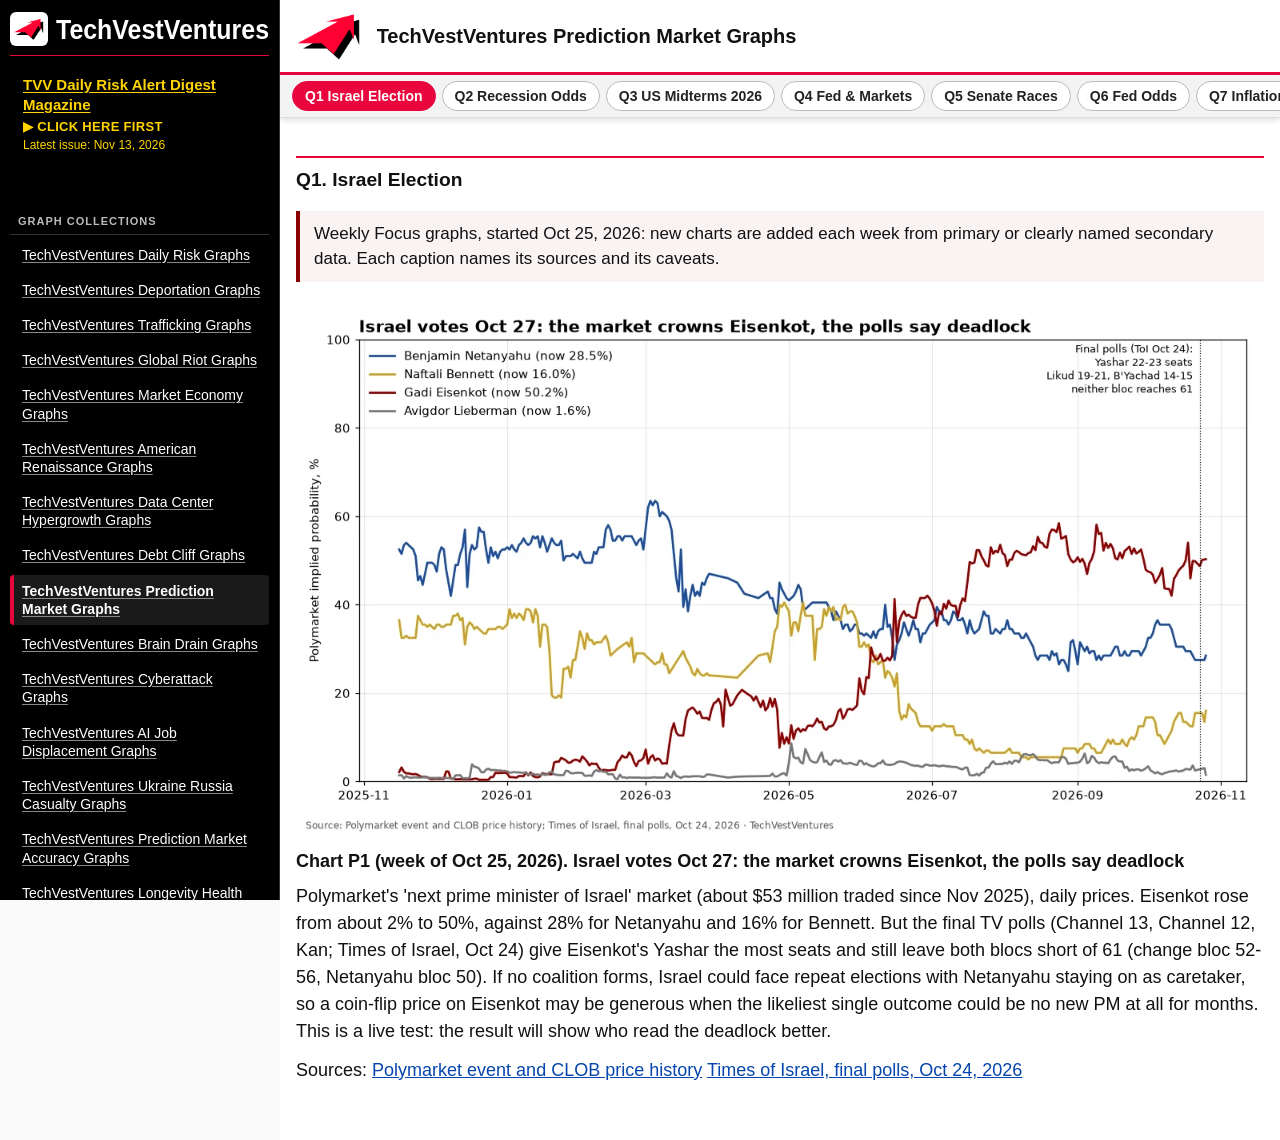
<file: index.html>
<!doctype html><html lang="en"><head><meta charset="utf-8"><meta name="viewport" content="width=device-width,initial-scale=1"><title>TechVestVentures Prediction Market Graphs</title><link rel="icon" href="assets/favicon.svg" type="image/svg+xml"><link rel="icon" href="assets/favicon-32.png" sizes="32x32" type="image/png"><link rel="apple-touch-icon" href="assets/apple-touch-icon.png"><link rel="stylesheet" href="assets/style.css"></head><body><nav id="tvvnav" aria-label="TechVestVentures sites"><details open><summary><span class="mark"><img src="[data-uri]" alt="TechVest logo"></span><svg class="word" viewBox="0 0 214 32" preserveAspectRatio="xMinYMid meet" role="img" aria-label="TechVestVentures"><text x="0" y="26" textLength="214" lengthAdjust="spacingAndGlyphs" font-family="Arial,Helvetica,sans-serif" font-weight="700" font-size="28" fill="#fff">TechVestVentures</text></svg></summary><a class="mag" href="https://atlantean2.github.io/tvv-daily-risk-alert-digest/"><span class="t">TVV Daily Risk Alert Digest Magazine</span><span class="cta">&#9654; click here first</span><span class="sub">Latest issue: Nov 13, 2026</span></a><div class="sp2" aria-hidden="true"></div><div class="grp">Graph Collections</div><a href="https://atlantean2.github.io/tvv-daily-risk-graphs/">TechVestVentures Daily Risk Graphs</a><a href="https://atlantean2.github.io/tvv-deportation-graphs/">TechVestVentures Deportation Graphs</a><a href="https://atlantean2.github.io/tvv-trafficking-graphs/">TechVestVentures Trafficking Graphs</a><a href="https://atlantean2.github.io/tvv-global-riot-graphs/">TechVestVentures Global Riot Graphs</a><a href="https://atlantean2.github.io/tvv-market-economy-graphs/">TechVestVentures Market Economy Graphs</a><a href="https://atlantean2.github.io/tvv-american-renaissance-graphs/">TechVestVentures American Renaissance Graphs</a><a href="https://atlantean2.github.io/tvv-data-center-hypergrowth-graphs/">TechVestVentures Data Center Hypergrowth Graphs</a><a href="https://atlantean2.github.io/tvv-debt-cliff-graphs/">TechVestVentures Debt Cliff Graphs</a><a class="cur" href="https://atlantean2.github.io/tvv-prediction-market-graphs/" aria-current="page">TechVestVentures Prediction Market Graphs</a><a href="https://atlantean2.github.io/tvv-brain-drain-graphs/">TechVestVentures Brain Drain Graphs</a><a href="https://atlantean2.github.io/tvv-cyberattack-graphs/">TechVestVentures Cyberattack Graphs</a><a href="https://atlantean2.github.io/tvv-ai-job-displacement-graphs/">TechVestVentures AI Job Displacement Graphs</a><a href="https://atlantean2.github.io/tvv-ukraine-russia-casualty-graphs/">TechVestVentures Ukraine Russia Casualty Graphs</a><a href="https://atlantean2.github.io/tvv-prediction-market-accuracy-graphs/">TechVestVentures Prediction Market Accuracy Graphs</a><a href="https://atlantean2.github.io/tvv-longevity-health-graphs/">TechVestVentures Longevity Health Graphs</a><div class="sp5" aria-hidden="true"></div><div class="grp gold">Essays</div><a class="ess" href="https://atlantean2.github.io/tvv-daily-risk-alert-digest/essays/ai-job-displacement.html">AI Job Displacement</a><a class="ess" href="https://atlantean2.github.io/tvv-daily-risk-alert-digest/essays/prediction-markets.html">Prediction Markets</a><a class="ess" href="https://atlantean2.github.io/tvv-daily-risk-alert-digest/essays/ukraine-russia-casualty-claims.html">Ukraine vs Russia: Casualty Claims</a><div class="sp5" aria-hidden="true"></div><div class="grp teal">Longevity Watch</div><a class="lwd" href="https://atlantean2.github.io/tvv-longevity-watcher-digest/"><span class="t">Longevity Watch</span><span class="cta">&#9654; weekly digest</span><span class="sub">New issue every Friday</span></a></details></nav><script>(function(){var d=document.querySelector('#tvvnav details');function f(){if(innerWidth>900)d.open=true}f();addEventListener('resize',f)})()</script><div id="top"><header><img src="assets/logo.png" alt="TVV logo"><h1>TechVestVentures Prediction Market Graphs</h1></header><nav id="tabs" role="tablist" aria-label="Sections"><button role="tab" data-d="Q1" aria-selected="false">Q1 Israel Election</button><button role="tab" data-d="Q2" aria-selected="false">Q2 Recession Odds</button><button role="tab" data-d="Q3" aria-selected="false">Q3 US Midterms 2026</button><button role="tab" data-d="Q4" aria-selected="false">Q4 Fed &amp; Markets</button><button role="tab" data-d="Q5" aria-selected="false">Q5 Senate Races</button><button role="tab" data-d="Q6" aria-selected="false">Q6 Fed Odds</button><button role="tab" data-d="Q7" aria-selected="false">Q7 Inflation Bets</button><button role="tab" data-d="Q8" aria-selected="false">Q8 Fed Path Bets</button><button role="tab" data-d="Q9" aria-selected="false">Q9 Crowd vs Pros</button><button role="tab" data-d="sources" aria-selected="false">Sources</button></nav></div><main id="content"></main><script>const tabs=[...document.querySelectorAll('#tabs button')],m=document.getElementById('content'),ds=tabs.map(t=>t.dataset.d);
async function show(d){if(!ds.includes(d))d=ds[0];tabs.forEach(t=>t.setAttribute('aria-selected',t.dataset.d==d));
document.querySelector(`#tabs [data-d="${d}"]`).scrollIntoView({inline:'nearest',block:'nearest'});
m.innerHTML='<p>Loading…</p>';try{const r=await fetch('issues/'+d+'.html',{cache:'no-cache'});const doc=new DOMParser().parseFromString(await r.text(),'text/html');
const c=doc.querySelector('#issue');c.querySelectorAll('img').forEach(i=>i.setAttribute('src','issues/'+i.getAttribute('src')));
c.querySelectorAll('a[href]').forEach(a=>{const h=a.getAttribute('href');if(!/^(https?:|#)/.test(h))a.setAttribute('href','issues/'+h);if(/^http/.test(h)){a.target='_blank';a.rel='noopener'}});m.innerHTML=c.innerHTML;document.title=TT+' — '+(tabs.find(t=>t.dataset.d==d).textContent);window.scrollTo(0,0)}
catch(e){m.innerHTML='<p>Could not load '+d+'.</p>'}}
const TT=document.title;tabs.forEach(t=>t.onclick=()=>{location.hash=t.dataset.d});
addEventListener('hashchange',()=>show(location.hash.slice(1)));show(location.hash.slice(1));</script></body></html>
</file>
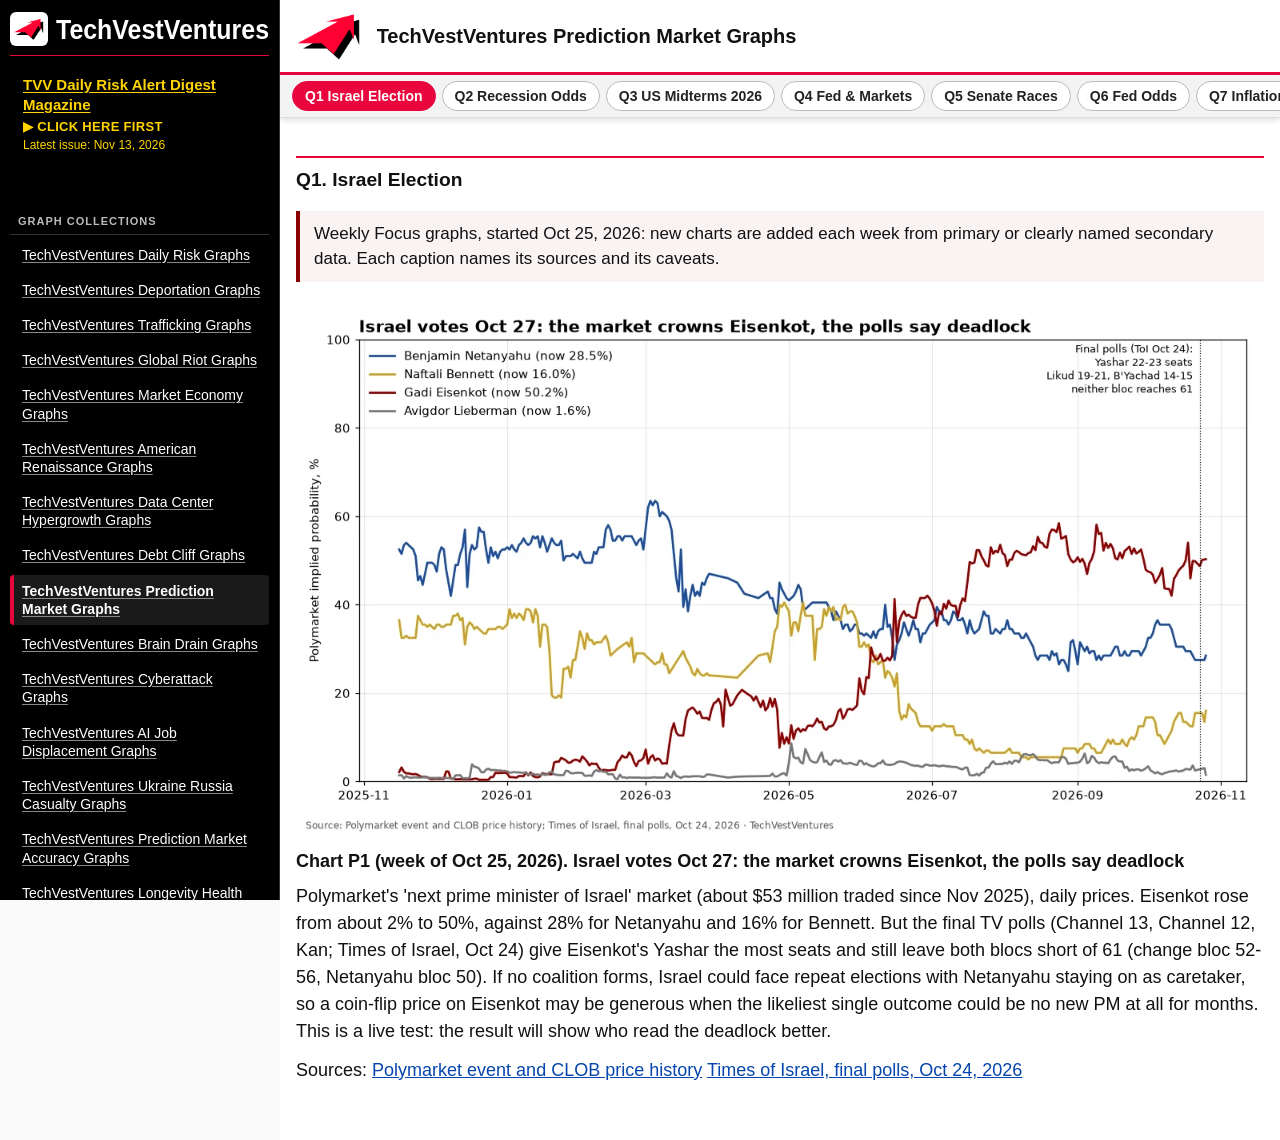
<file: issues/Q1.html>
<!doctype html><html lang="en"><head><meta charset="utf-8"><meta name="viewport" content="width=device-width,initial-scale=1"><title>TechVestVentures Prediction Market Graphs — Q1</title><link rel="icon" href="../assets/favicon.svg" type="image/svg+xml"><link rel="icon" href="../assets/favicon-32.png" sizes="32x32" type="image/png"><link rel="apple-touch-icon" href="../assets/apple-touch-icon.png"><link rel="stylesheet" href="../assets/style.css"><script>if(!/[?&]raw/.test(location.search))location.replace("../index.html#Q1")</script></head><body><main id="issue"><h2 class="desk">Q1. Israel Election</h2><div class="wk">Weekly Focus graphs, started Oct 25, 2026: new charts are added each week from primary or clearly named secondary data. Each caption names its sources and its caveats.</div><figure class="g w"><img src="img/W2026-10-25-P1.webp" alt="Israel votes Oct 27: the market crowns Eisenkot, the polls say deadlock" loading="lazy"><figcaption><span class="t">Chart P1 (week of Oct 25, 2026). Israel votes Oct 27: the market crowns Eisenkot, the polls say deadlock</span><p>Polymarket&#x27;s &#x27;next prime minister of Israel&#x27; market (about $53 million traded since Nov 2025), daily prices. Eisenkot rose from about 2% to 50%, against 28% for Netanyahu and 16% for Bennett. But the final TV polls (Channel 13, Channel 12, Kan; Times of Israel, Oct 24) give Eisenkot&#x27;s Yashar the most seats and still leave both blocs short of 61 (change bloc 52-56, Netanyahu bloc 50). If no coalition forms, Israel could face repeat elections with Netanyahu staying on as caretaker, so a coin-flip price on Eisenkot may be generous when the likeliest single outcome could be no new PM at all for months. This is a live test: the result will show who read the deadlock better.</p><p>Sources: <a href="https://polymarket.com/event/who-will-be-the-next-prime-minister-of-israel-after-the-next-election">Polymarket event and CLOB price history</a> <a href="https://www.timesofisrael.com/final-polls-before-election-show-both-blocs-short-of-majority-small-parties-out-of-knesset/">Times of Israel, final polls, Oct 24, 2026</a></p></figcaption></figure></main></body></html>
</file>
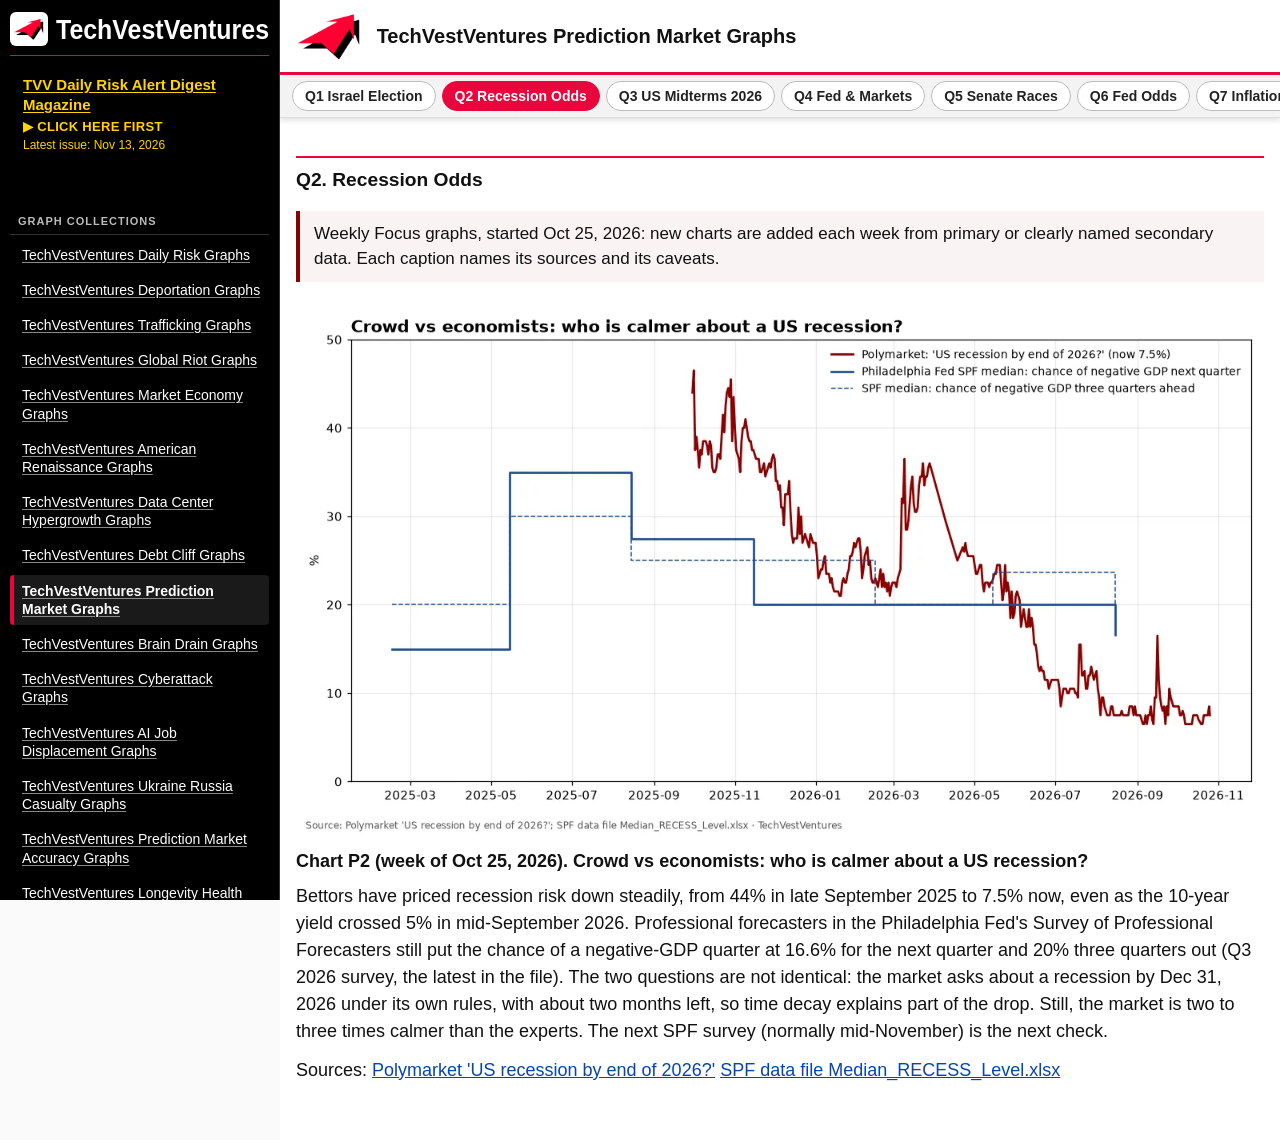
<file: issues/Q2.html>
<!doctype html><html lang="en"><head><meta charset="utf-8"><meta name="viewport" content="width=device-width,initial-scale=1"><title>TechVestVentures Prediction Market Graphs — Q2</title><link rel="icon" href="../assets/favicon.svg" type="image/svg+xml"><link rel="icon" href="../assets/favicon-32.png" sizes="32x32" type="image/png"><link rel="apple-touch-icon" href="../assets/apple-touch-icon.png"><link rel="stylesheet" href="../assets/style.css"><script>if(!/[?&]raw/.test(location.search))location.replace("../index.html#Q2")</script></head><body><main id="issue"><h2 class="desk">Q2. Recession Odds</h2><div class="wk">Weekly Focus graphs, started Oct 25, 2026: new charts are added each week from primary or clearly named secondary data. Each caption names its sources and its caveats.</div><figure class="g w"><img src="img/W2026-10-25-P2.webp" alt="Crowd vs economists: who is calmer about a US recession?" loading="lazy"><figcaption><span class="t">Chart P2 (week of Oct 25, 2026). Crowd vs economists: who is calmer about a US recession?</span><p>Bettors have priced recession risk down steadily, from 44% in late September 2025 to 7.5% now, even as the 10-year yield crossed 5% in mid-September 2026. Professional forecasters in the Philadelphia Fed&#x27;s Survey of Professional Forecasters still put the chance of a negative-GDP quarter at 16.6% for the next quarter and 20% three quarters out (Q3 2026 survey, the latest in the file). The two questions are not identical: the market asks about a recession by Dec 31, 2026 under its own rules, with about two months left, so time decay explains part of the drop. Still, the market is two to three times calmer than the experts. The next SPF survey (normally mid-November) is the next check.</p><p>Sources: <a href="https://polymarket.com/event/us-recession-by-end-of-2026">Polymarket &#x27;US recession by end of 2026?&#x27;</a> <a href="https://www.philadelphiafed.org/surveys-and-data/real-time-data-research/survey-of-professional-forecasters">SPF data file Median_RECESS_Level.xlsx</a></p></figcaption></figure></main></body></html>
</file>
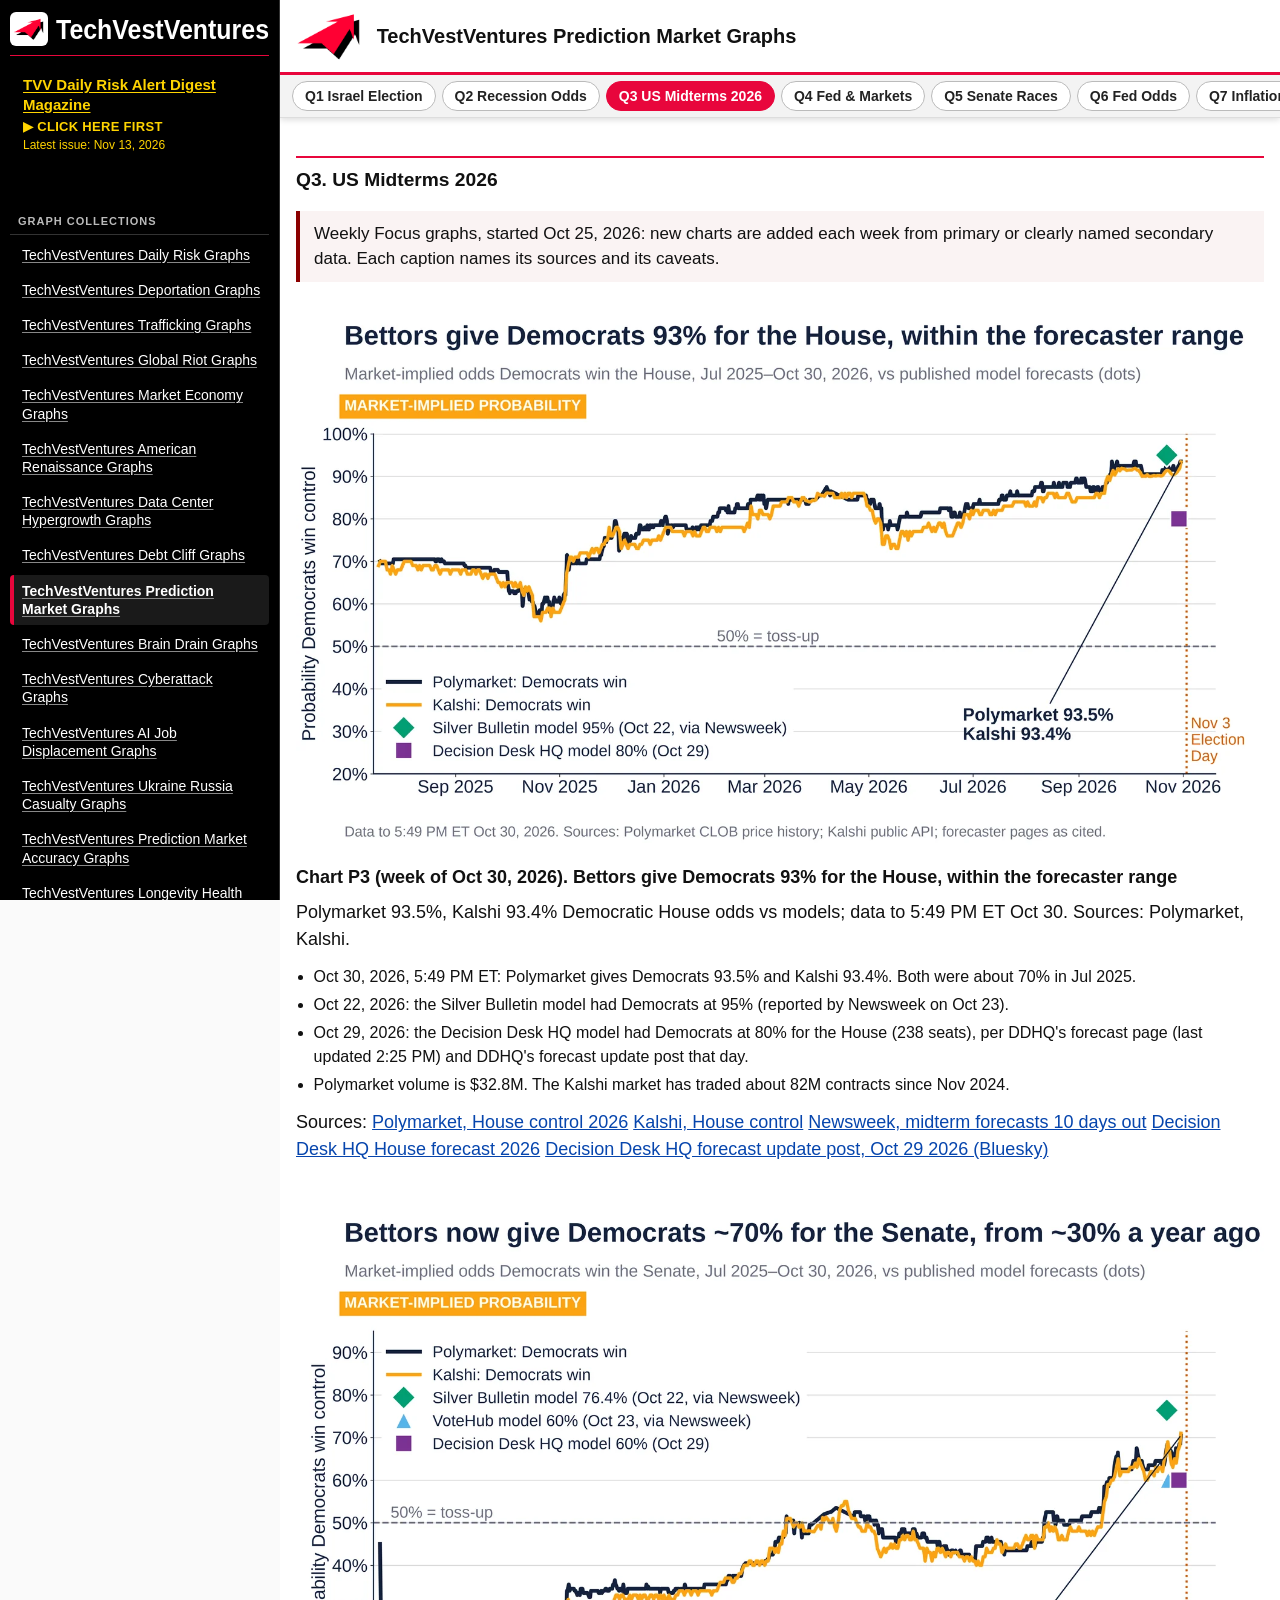
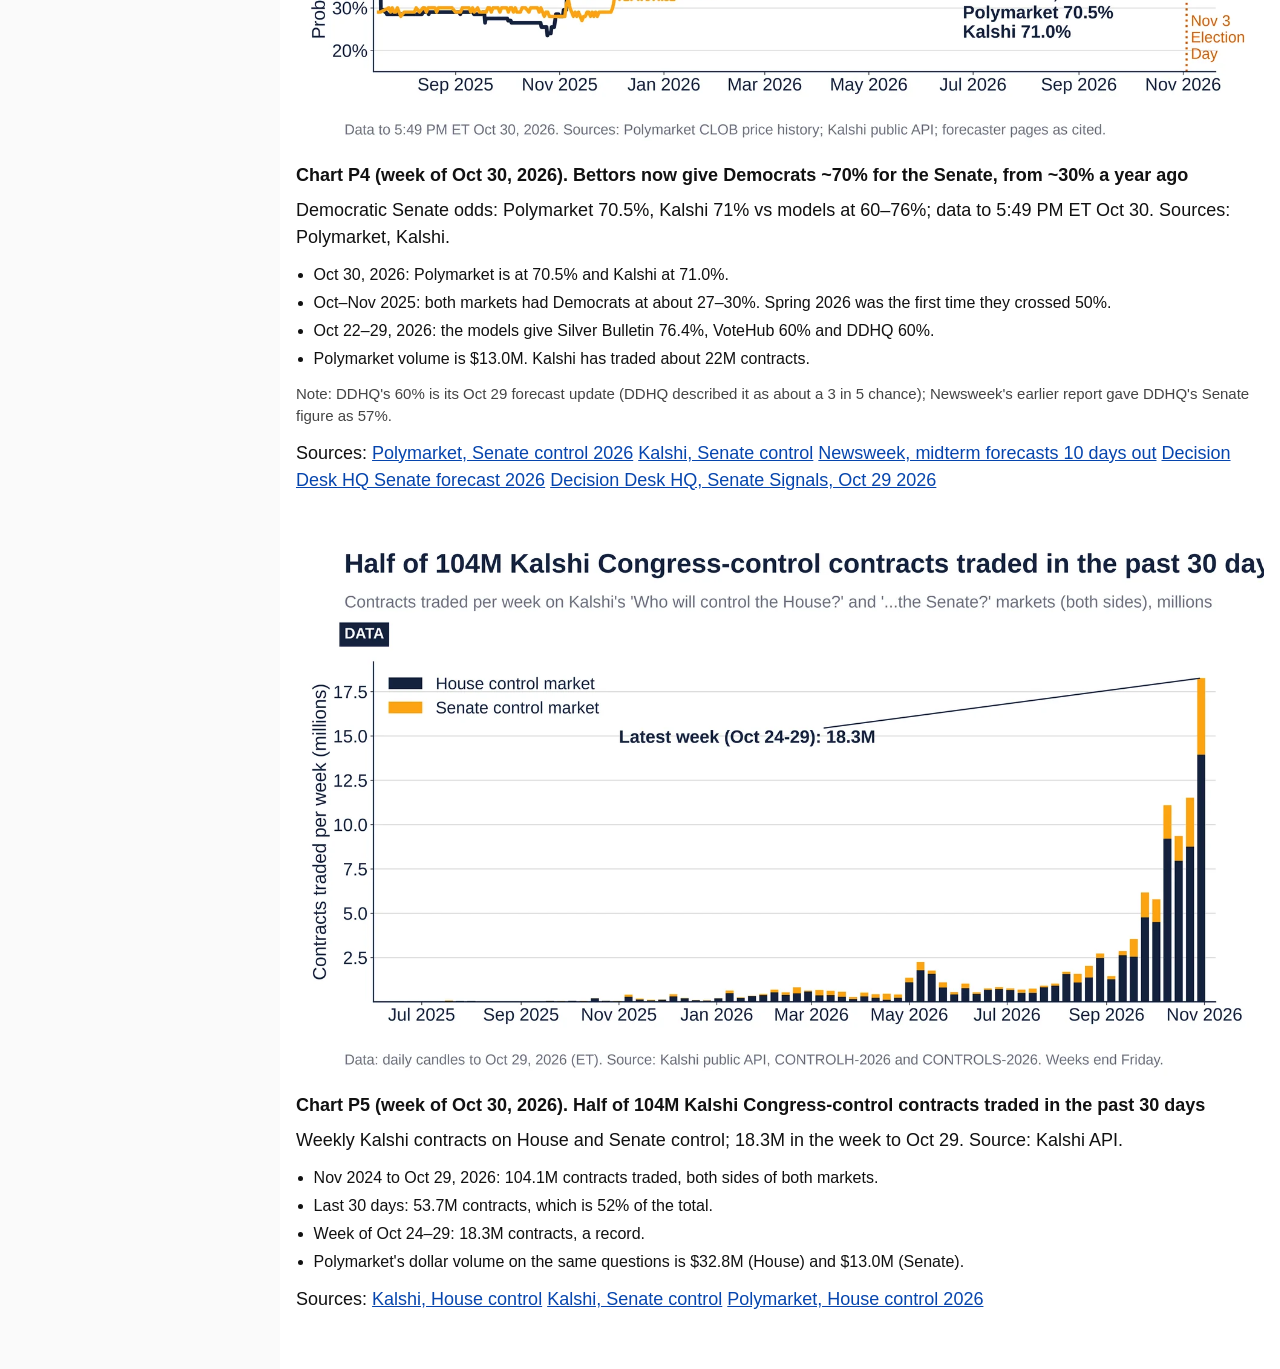
<file: issues/Q3.html>
<!doctype html><html lang="en"><head><meta charset="utf-8"><meta name="viewport" content="width=device-width,initial-scale=1"><title>TechVestVentures Prediction Market Graphs — Q3</title><link rel="icon" href="../assets/favicon.svg" type="image/svg+xml"><link rel="icon" href="../assets/favicon-32.png" sizes="32x32" type="image/png"><link rel="apple-touch-icon" href="../assets/apple-touch-icon.png"><link rel="stylesheet" href="../assets/style.css"><script>if(!/[?&]raw/.test(location.search))location.replace("../index.html#Q3")</script></head><body><main id="issue"><h2 class="desk">Q3. US Midterms 2026</h2><div class="wk">Weekly Focus graphs, started Oct 25, 2026: new charts are added each week from primary or clearly named secondary data. Each caption names its sources and its caveats.</div><figure class="g w"><img src="img/W2026-10-30-P3.webp" alt="Bettors give Democrats 93% for the House, within the forecaster range" loading="lazy"><figcaption><span class="t">Chart P3 (week of Oct 30, 2026). Bettors give Democrats 93% for the House, within the forecaster range</span><p>Polymarket 93.5%, Kalshi 93.4% Democratic House odds vs models; data to 5:49 PM ET Oct 30. Sources: Polymarket, Kalshi.</p><ul><li>Oct 30, 2026, 5:49 PM ET: Polymarket gives Democrats 93.5% and Kalshi 93.4%. Both were about 70% in Jul 2025.</li><li>Oct 22, 2026: the Silver Bulletin model had Democrats at 95% (reported by Newsweek on Oct 23).</li><li>Oct 29, 2026: the Decision Desk HQ model had Democrats at 80% for the House (238 seats), per DDHQ&#x27;s forecast page (last updated 2:25 PM) and DDHQ&#x27;s forecast update post that day.</li><li>Polymarket volume is $32.8M. The Kalshi market has traded about 82M contracts since Nov 2024.</li></ul><p>Sources: <a href="https://polymarket.com/event/which-party-will-win-the-house-in-2026">Polymarket, House control 2026</a> <a href="https://kalshi.com/markets/controlh">Kalshi, House control</a> <a href="https://www.newsweek.com/who-will-win-the-midterms-what-polls-show-10-days-out-12610772">Newsweek, midterm forecasts 10 days out</a> <a href="https://votes.decisiondeskhq.com/forecast/2026/house">Decision Desk HQ House forecast 2026</a> <a href="https://bsky.app/profile/decisiondeskhq.bsky.social/post/3myzn6lgkxc2s">Decision Desk HQ forecast update post, Oct 29 2026 (Bluesky)</a></p></figcaption></figure>
<figure class="g w"><img src="img/W2026-10-30-P4.webp" alt="Bettors now give Democrats ~70% for the Senate, from ~30% a year ago" loading="lazy"><figcaption><span class="t">Chart P4 (week of Oct 30, 2026). Bettors now give Democrats ~70% for the Senate, from ~30% a year ago</span><p>Democratic Senate odds: Polymarket 70.5%, Kalshi 71% vs models at 60–76%; data to 5:49 PM ET Oct 30. Sources: Polymarket, Kalshi.</p><ul><li>Oct 30, 2026: Polymarket is at 70.5% and Kalshi at 71.0%.</li><li>Oct–Nov 2025: both markets had Democrats at about 27–30%. Spring 2026 was the first time they crossed 50%.</li><li>Oct 22–29, 2026: the models give Silver Bulletin 76.4%, VoteHub 60% and DDHQ 60%.</li><li>Polymarket volume is $13.0M. Kalshi has traded about 22M contracts.</li></ul><p class="nt">Note: DDHQ&#x27;s 60% is its Oct 29 forecast update (DDHQ described it as about a 3 in 5 chance); Newsweek&#x27;s earlier report gave DDHQ&#x27;s Senate figure as 57%.</p><p>Sources: <a href="https://polymarket.com/event/which-party-will-win-the-senate-in-2026">Polymarket, Senate control 2026</a> <a href="https://kalshi.com/markets/controls">Kalshi, Senate control</a> <a href="https://www.newsweek.com/who-will-win-the-midterms-what-polls-show-10-days-out-12610772">Newsweek, midterm forecasts 10 days out</a> <a href="https://votes.decisiondeskhq.com/forecast/2026/senate">Decision Desk HQ Senate forecast 2026</a> <a href="https://decisiondeskhq.substack.com/p/podcast-senate-majority-2026-midterms-kansas-south-carolina-alaska-michigan-maine-texas-iowa-ohio">Decision Desk HQ, Senate Signals, Oct 29 2026</a></p></figcaption></figure>
<figure class="g w"><img src="img/W2026-10-30-P5.webp" alt="Half of 104M Kalshi Congress-control contracts traded in the past 30 days" loading="lazy"><figcaption><span class="t">Chart P5 (week of Oct 30, 2026). Half of 104M Kalshi Congress-control contracts traded in the past 30 days</span><p>Weekly Kalshi contracts on House and Senate control; 18.3M in the week to Oct 29. Source: Kalshi API.</p><ul><li>Nov 2024 to Oct 29, 2026: 104.1M contracts traded, both sides of both markets.</li><li>Last 30 days: 53.7M contracts, which is 52% of the total.</li><li>Week of Oct 24–29: 18.3M contracts, a record.</li><li>Polymarket&#x27;s dollar volume on the same questions is $32.8M (House) and $13.0M (Senate).</li></ul><p>Sources: <a href="https://kalshi.com/markets/controlh">Kalshi, House control</a> <a href="https://kalshi.com/markets/controls">Kalshi, Senate control</a> <a href="https://polymarket.com/event/which-party-will-win-the-house-in-2026">Polymarket, House control 2026</a></p></figcaption></figure></main></body></html>
</file>
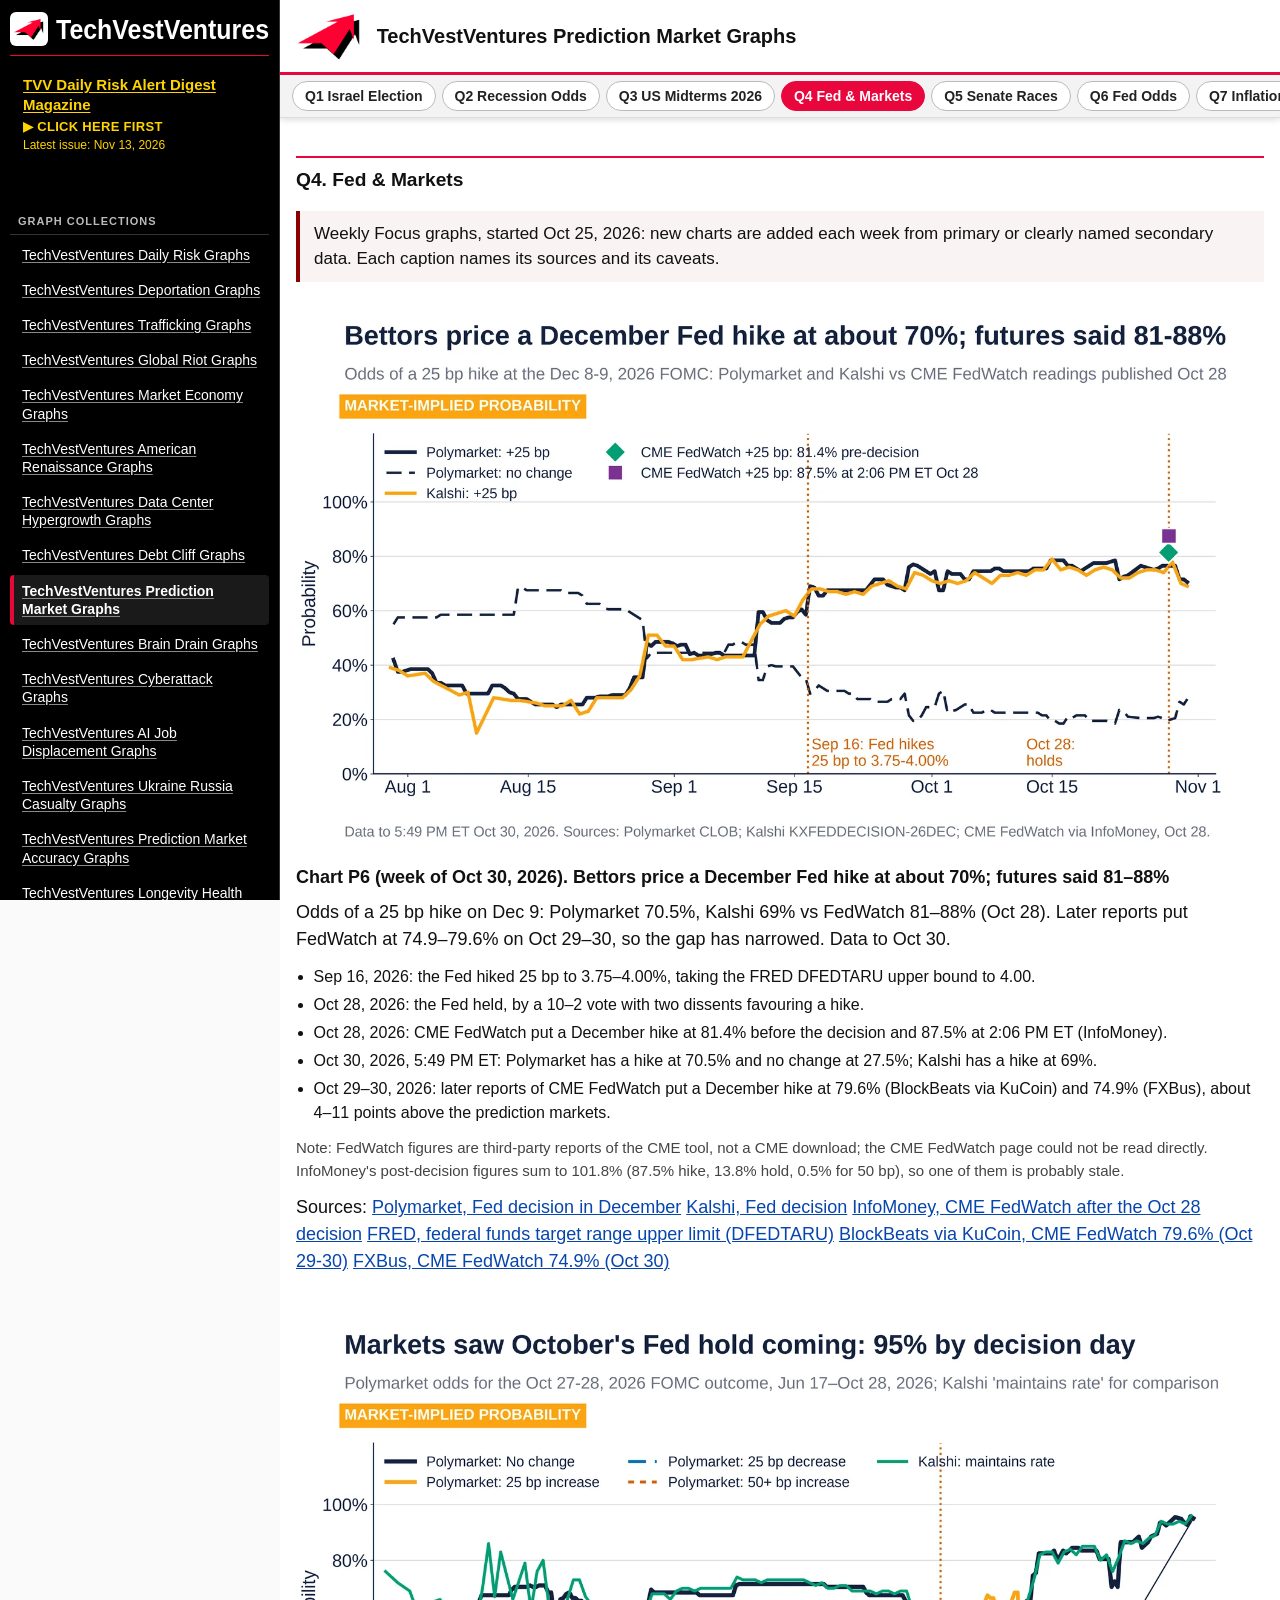
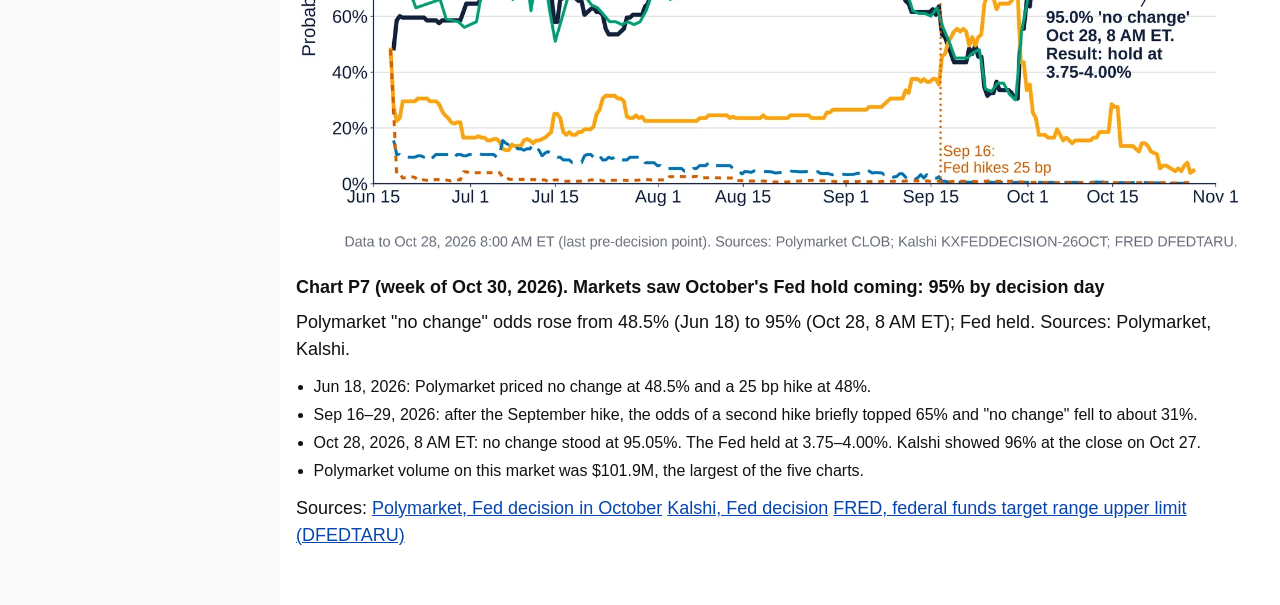
<file: issues/Q4.html>
<!doctype html><html lang="en"><head><meta charset="utf-8"><meta name="viewport" content="width=device-width,initial-scale=1"><title>TechVestVentures Prediction Market Graphs — Q4</title><link rel="icon" href="../assets/favicon.svg" type="image/svg+xml"><link rel="icon" href="../assets/favicon-32.png" sizes="32x32" type="image/png"><link rel="apple-touch-icon" href="../assets/apple-touch-icon.png"><link rel="stylesheet" href="../assets/style.css"><script>if(!/[?&]raw/.test(location.search))location.replace("../index.html#Q4")</script></head><body><main id="issue"><h2 class="desk">Q4. Fed &amp; Markets</h2><div class="wk">Weekly Focus graphs, started Oct 25, 2026: new charts are added each week from primary or clearly named secondary data. Each caption names its sources and its caveats.</div><figure class="g w"><img src="img/W2026-10-30-P6.webp" alt="Bettors price a December Fed hike at about 70%; futures said 81–88%" loading="lazy"><figcaption><span class="t">Chart P6 (week of Oct 30, 2026). Bettors price a December Fed hike at about 70%; futures said 81–88%</span><p>Odds of a 25 bp hike on Dec 9: Polymarket 70.5%, Kalshi 69% vs FedWatch 81–88% (Oct 28). Later reports put FedWatch at 74.9–79.6% on Oct 29–30, so the gap has narrowed. Data to Oct 30.</p><ul><li>Sep 16, 2026: the Fed hiked 25 bp to 3.75–4.00%, taking the FRED DFEDTARU upper bound to 4.00.</li><li>Oct 28, 2026: the Fed held, by a 10–2 vote with two dissents favouring a hike.</li><li>Oct 28, 2026: CME FedWatch put a December hike at 81.4% before the decision and 87.5% at 2:06 PM ET (InfoMoney).</li><li>Oct 30, 2026, 5:49 PM ET: Polymarket has a hike at 70.5% and no change at 27.5%; Kalshi has a hike at 69%.</li><li>Oct 29–30, 2026: later reports of CME FedWatch put a December hike at 79.6% (BlockBeats via KuCoin) and 74.9% (FXBus), about 4–11 points above the prediction markets.</li></ul><p class="nt">Note: FedWatch figures are third-party reports of the CME tool, not a CME download; the CME FedWatch page could not be read directly. InfoMoney&#x27;s post-decision figures sum to 101.8% (87.5% hike, 13.8% hold, 0.5% for 50 bp), so one of them is probably stale.</p><p>Sources: <a href="https://polymarket.com/event/fed-decision-in-december-20260729232808632">Polymarket, Fed decision in December</a> <a href="https://kalshi.com/markets/kxfeddecision">Kalshi, Fed decision</a> <a href="https://www.infomoney.com.br/economia/cme-mercado-mantem-aposta-de-alta-de-juros-em-dezembro-pelo-fed-apos-decisao/">InfoMoney, CME FedWatch after the Oct 28 decision</a> <a href="https://fred.stlouisfed.org/series/DFEDTARU">FRED, federal funds target range upper limit (DFEDTARU)</a> <a href="https://www.kucoin.com/news/flash/december-25-basis-point-rate-hike-probability-at-79-6">BlockBeats via KuCoin, CME FedWatch 79.6% (Oct 29-30)</a> <a href="https://www.fxbus.com/en/news/20261030060452313986.html">FXBus, CME FedWatch 74.9% (Oct 30)</a></p></figcaption></figure>
<figure class="g w"><img src="img/W2026-10-30-P7.webp" alt="Markets saw October&#x27;s Fed hold coming: 95% by decision day" loading="lazy"><figcaption><span class="t">Chart P7 (week of Oct 30, 2026). Markets saw October&#x27;s Fed hold coming: 95% by decision day</span><p>Polymarket &quot;no change&quot; odds rose from 48.5% (Jun 18) to 95% (Oct 28, 8 AM ET); Fed held. Sources: Polymarket, Kalshi.</p><ul><li>Jun 18, 2026: Polymarket priced no change at 48.5% and a 25 bp hike at 48%.</li><li>Sep 16–29, 2026: after the September hike, the odds of a second hike briefly topped 65% and &quot;no change&quot; fell to about 31%.</li><li>Oct 28, 2026, 8 AM ET: no change stood at 95.05%. The Fed held at 3.75–4.00%. Kalshi showed 96% at the close on Oct 27.</li><li>Polymarket volume on this market was $101.9M, the largest of the five charts.</li></ul><p>Sources: <a href="https://polymarket.com/event/fed-decision-in-october-20260617190323537">Polymarket, Fed decision in October</a> <a href="https://kalshi.com/markets/kxfeddecision">Kalshi, Fed decision</a> <a href="https://fred.stlouisfed.org/series/DFEDTARU">FRED, federal funds target range upper limit (DFEDTARU)</a></p></figcaption></figure></main></body></html>
</file>
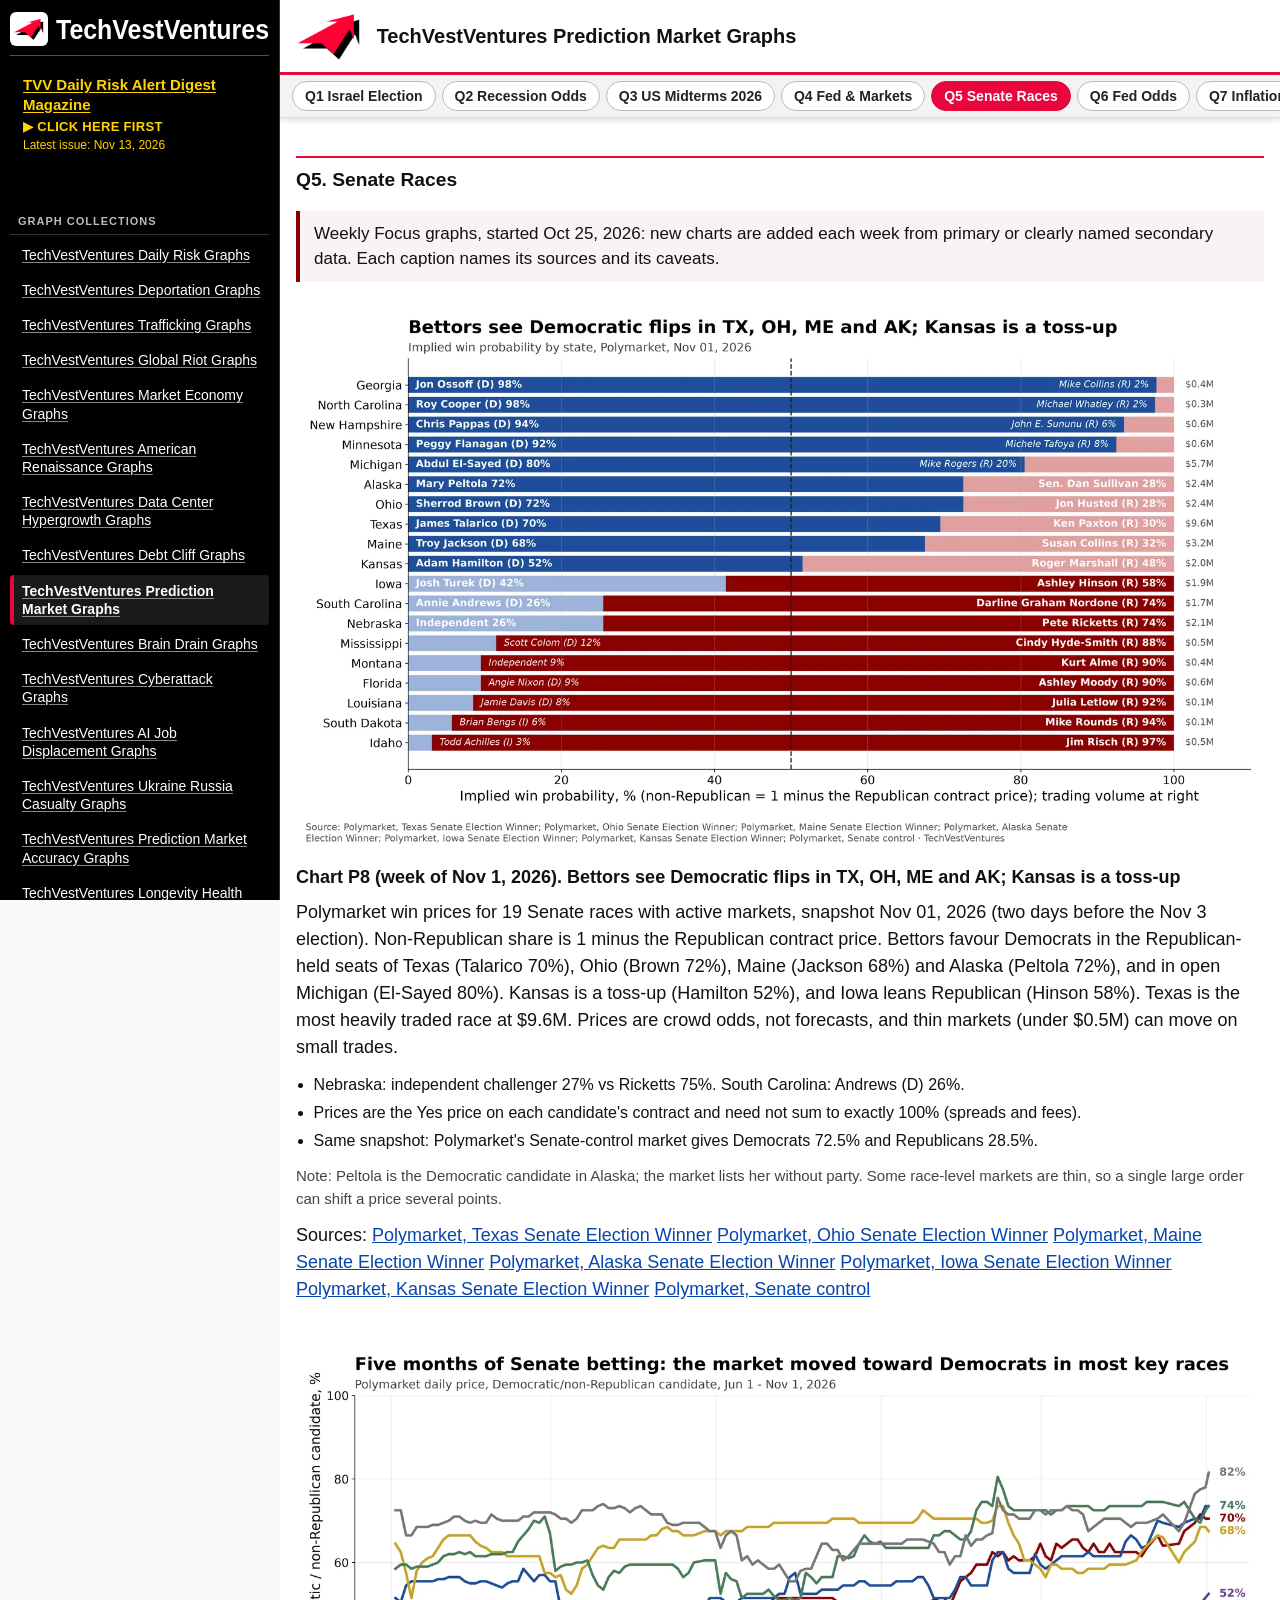
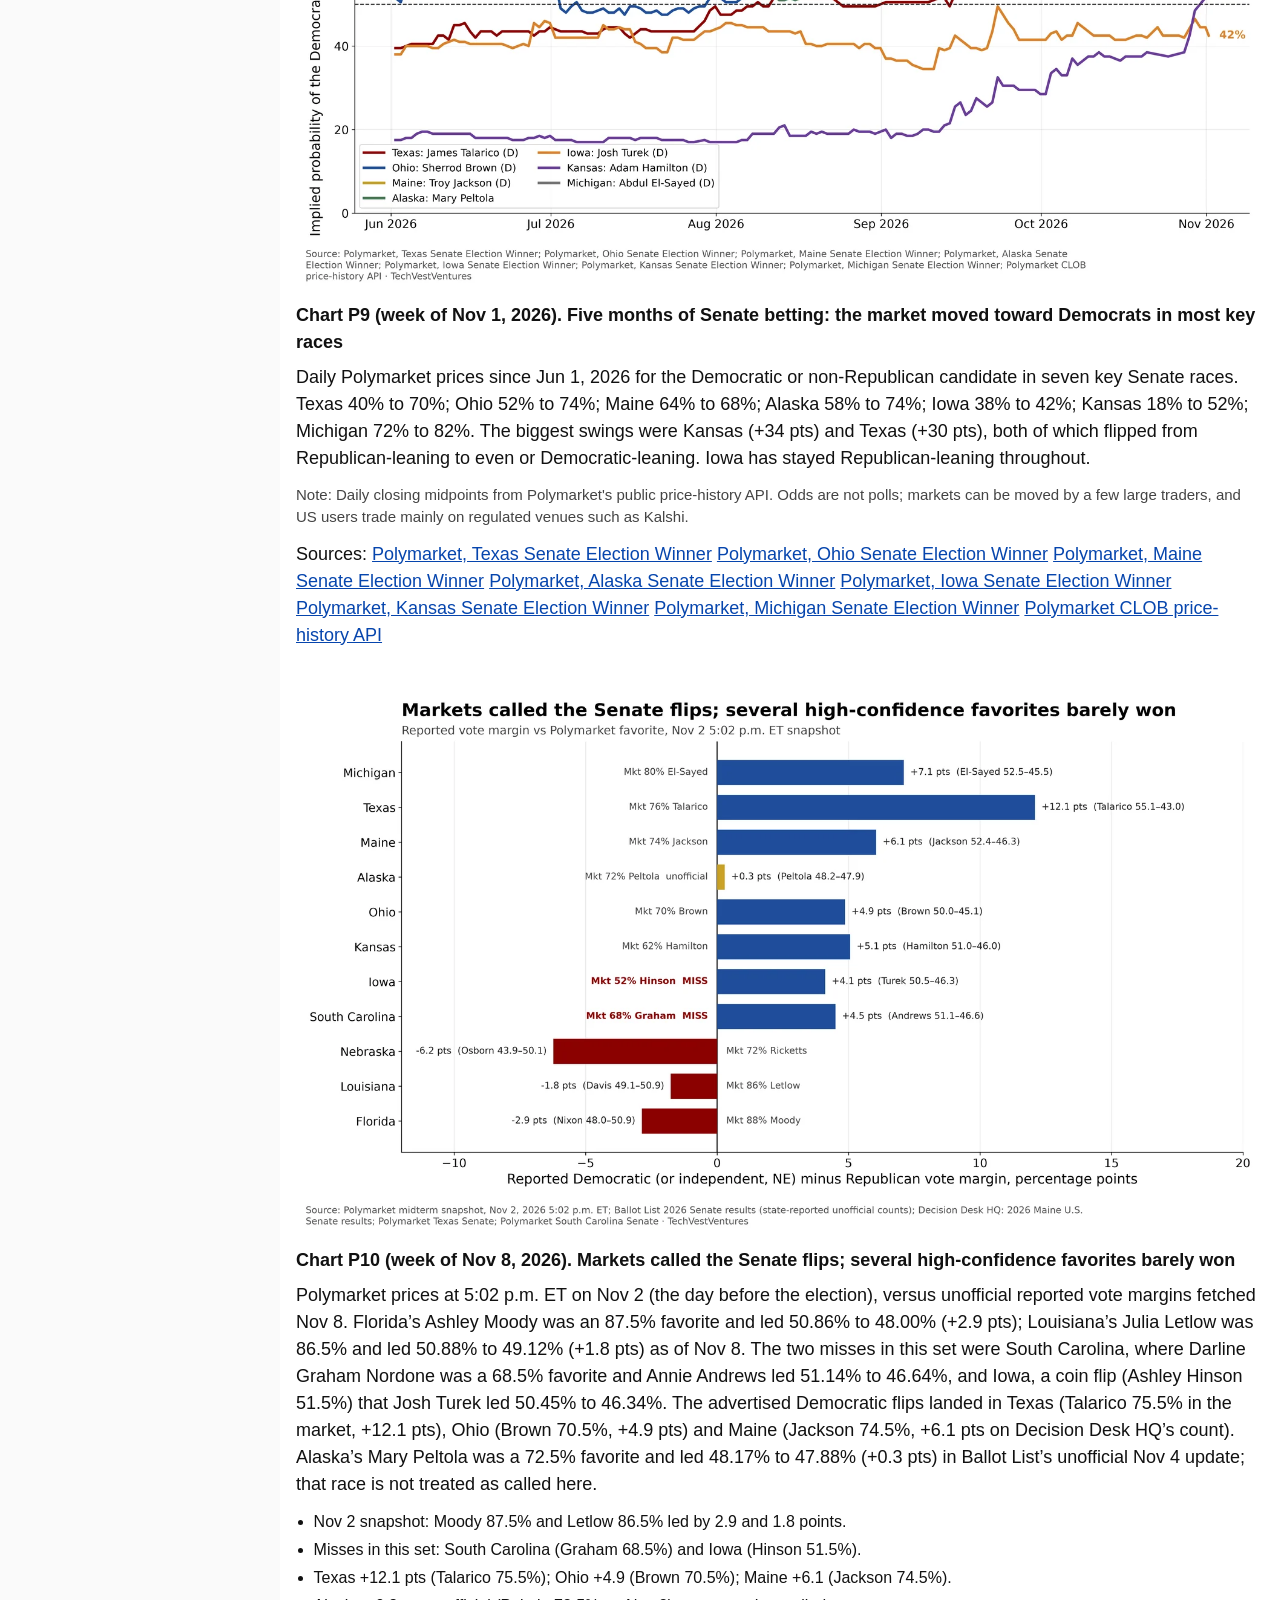
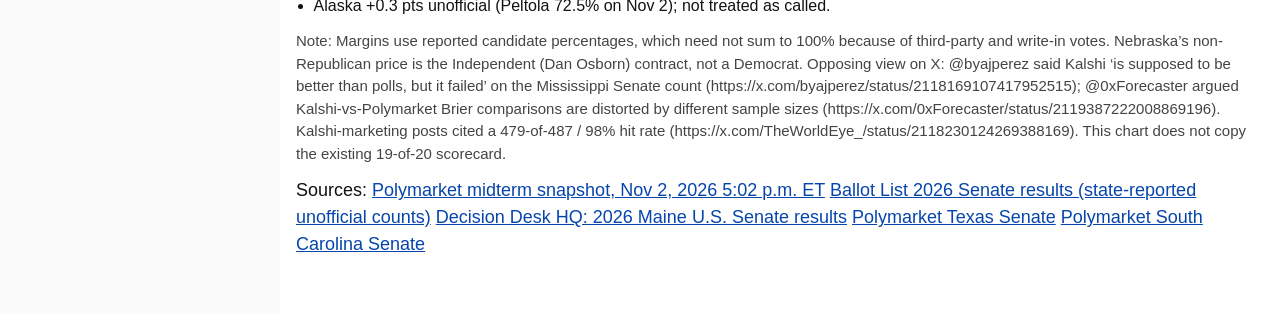
<file: issues/Q5.html>
<!doctype html><html lang="en"><head><meta charset="utf-8"><meta name="viewport" content="width=device-width,initial-scale=1"><title>TechVestVentures Prediction Market Graphs — Q5</title><link rel="icon" href="../assets/favicon.svg" type="image/svg+xml"><link rel="icon" href="../assets/favicon-32.png" sizes="32x32" type="image/png"><link rel="apple-touch-icon" href="../assets/apple-touch-icon.png"><link rel="stylesheet" href="../assets/style.css"><script>if(!/[?&]raw/.test(location.search))location.replace("../index.html#Q5")</script></head><body><main id="issue"><h2 class="desk">Q5. Senate Races</h2><div class="wk">Weekly Focus graphs, started Oct 25, 2026: new charts are added each week from primary or clearly named secondary data. Each caption names its sources and its caveats.</div><figure class="g w"><img src="img/W2026-11-01-P8.webp" alt="Bettors see Democratic flips in TX, OH, ME and AK; Kansas is a toss-up" loading="lazy"><figcaption><span class="t">Chart P8 (week of Nov 1, 2026). Bettors see Democratic flips in TX, OH, ME and AK; Kansas is a toss-up</span><p>Polymarket win prices for 19 Senate races with active markets, snapshot Nov 01, 2026 (two days before the Nov 3 election). Non-Republican share is 1 minus the Republican contract price. Bettors favour Democrats in the Republican-held seats of Texas (Talarico 70%), Ohio (Brown 72%), Maine (Jackson 68%) and Alaska (Peltola 72%), and in open Michigan (El-Sayed 80%). Kansas is a toss-up (Hamilton 52%), and Iowa leans Republican (Hinson 58%). Texas is the most heavily traded race at $9.6M. Prices are crowd odds, not forecasts, and thin markets (under $0.5M) can move on small trades.</p><ul><li>Nebraska: independent challenger 27% vs Ricketts 75%. South Carolina: Andrews (D) 26%.</li><li>Prices are the Yes price on each candidate&#x27;s contract and need not sum to exactly 100% (spreads and fees).</li><li>Same snapshot: Polymarket&#x27;s Senate-control market gives Democrats 72.5% and Republicans 28.5%.</li></ul><p class="nt">Note: Peltola is the Democratic candidate in Alaska; the market lists her without party. Some race-level markets are thin, so a single large order can shift a price several points.</p><p>Sources: <a href="https://polymarket.com/event/texas-senate-election-winner">Polymarket, Texas Senate Election Winner</a> <a href="https://polymarket.com/event/ohio-senate-election-winner">Polymarket, Ohio Senate Election Winner</a> <a href="https://polymarket.com/event/maine-senate-election-winner">Polymarket, Maine Senate Election Winner</a> <a href="https://polymarket.com/event/alaska-senate-election-winner">Polymarket, Alaska Senate Election Winner</a> <a href="https://polymarket.com/event/iowa-senate-election-winner">Polymarket, Iowa Senate Election Winner</a> <a href="https://polymarket.com/event/kansas-senate-election-winner">Polymarket, Kansas Senate Election Winner</a> <a href="https://polymarket.com/event/which-party-will-win-the-senate-in-2026">Polymarket, Senate control</a></p></figcaption></figure>
<figure class="g w"><img src="img/W2026-11-01-P9.webp" alt="Five months of Senate betting: the market moved toward Democrats in most key races" loading="lazy"><figcaption><span class="t">Chart P9 (week of Nov 1, 2026). Five months of Senate betting: the market moved toward Democrats in most key races</span><p>Daily Polymarket prices since Jun 1, 2026 for the Democratic or non-Republican candidate in seven key Senate races. Texas 40% to 70%; Ohio 52% to 74%; Maine 64% to 68%; Alaska 58% to 74%; Iowa 38% to 42%; Kansas 18% to 52%; Michigan 72% to 82%. The biggest swings were Kansas (+34 pts) and Texas (+30 pts), both of which flipped from Republican-leaning to even or Democratic-leaning. Iowa has stayed Republican-leaning throughout.</p><p class="nt">Note: Daily closing midpoints from Polymarket&#x27;s public price-history API. Odds are not polls; markets can be moved by a few large traders, and US users trade mainly on regulated venues such as Kalshi.</p><p>Sources: <a href="https://polymarket.com/event/texas-senate-election-winner">Polymarket, Texas Senate Election Winner</a> <a href="https://polymarket.com/event/ohio-senate-election-winner">Polymarket, Ohio Senate Election Winner</a> <a href="https://polymarket.com/event/maine-senate-election-winner">Polymarket, Maine Senate Election Winner</a> <a href="https://polymarket.com/event/alaska-senate-election-winner">Polymarket, Alaska Senate Election Winner</a> <a href="https://polymarket.com/event/iowa-senate-election-winner">Polymarket, Iowa Senate Election Winner</a> <a href="https://polymarket.com/event/kansas-senate-election-winner">Polymarket, Kansas Senate Election Winner</a> <a href="https://polymarket.com/event/michigan-senate-election-winner">Polymarket, Michigan Senate Election Winner</a> <a href="https://docs.polymarket.com/developers/CLOB/timeseries">Polymarket CLOB price-history API</a></p></figcaption></figure>
<figure class="g w"><img src="img/W2026-11-08-P10.webp" alt="Markets called the Senate flips; several high-confidence favorites barely won" loading="lazy"><figcaption><span class="t">Chart P10 (week of Nov 8, 2026). Markets called the Senate flips; several high-confidence favorites barely won</span><p>Polymarket prices at 5:02 p.m. ET on Nov 2 (the day before the election), versus unofficial reported vote margins fetched Nov 8. Florida’s Ashley Moody was an 87.5% favorite and led 50.86% to 48.00% (+2.9 pts); Louisiana’s Julia Letlow was 86.5% and led 50.88% to 49.12% (+1.8 pts) as of Nov 8. The two misses in this set were South Carolina, where Darline Graham Nordone was a 68.5% favorite and Annie Andrews led 51.14% to 46.64%, and Iowa, a coin flip (Ashley Hinson 51.5%) that Josh Turek led 50.45% to 46.34%. The advertised Democratic flips landed in Texas (Talarico 75.5% in the market, +12.1 pts), Ohio (Brown 70.5%, +4.9 pts) and Maine (Jackson 74.5%, +6.1 pts on Decision Desk HQ’s count). Alaska’s Mary Peltola was a 72.5% favorite and led 48.17% to 47.88% (+0.3 pts) in Ballot List’s unofficial Nov 4 update; that race is not treated as called here.</p><ul><li>Nov 2 snapshot: Moody 87.5% and Letlow 86.5% led by 2.9 and 1.8 points.</li><li>Misses in this set: South Carolina (Graham 68.5%) and Iowa (Hinson 51.5%).</li><li>Texas +12.1 pts (Talarico 75.5%); Ohio +4.9 (Brown 70.5%); Maine +6.1 (Jackson 74.5%).</li><li>Alaska +0.3 pts unofficial (Peltola 72.5% on Nov 2); not treated as called.</li></ul><p class="nt">Note: Margins use reported candidate percentages, which need not sum to 100% because of third-party and write-in votes. Nebraska’s non-Republican price is the Independent (Dan Osborn) contract, not a Democrat. Opposing view on X: @byajperez said Kalshi ‘is supposed to be better than polls, but it failed’ on the Mississippi Senate count (https://x.com/byajperez/status/2118169107417952515); @0xForecaster argued Kalshi-vs-Polymarket Brier comparisons are distorted by different sample sizes (https://x.com/0xForecaster/status/2119387222008869196). Kalshi-marketing posts cited a 479-of-487 / 98% hit rate (https://x.com/TheWorldEye_/status/2118230124269388169). This chart does not copy the existing 19-of-20 scorecard.</p><p>Sources: <a href="https://gamma-api.polymarket.com/events?tag_slug=midterms">Polymarket midterm snapshot, Nov 2, 2026 5:02 p.m. ET</a> <a href="https://ballotlist.com/2026-election-results/senate">Ballot List 2026 Senate results (state-reported unofficial counts)</a> <a href="https://votes.decisiondeskhq.com/races/2026-11-03/maine-us-senate-general-election">Decision Desk HQ: 2026 Maine U.S. Senate results</a> <a href="https://polymarket.com/event/texas-senate-election-winner">Polymarket Texas Senate</a> <a href="https://polymarket.com/event/south-carolina-senate-election-winner">Polymarket South Carolina Senate</a></p></figcaption></figure></main></body></html>
</file>
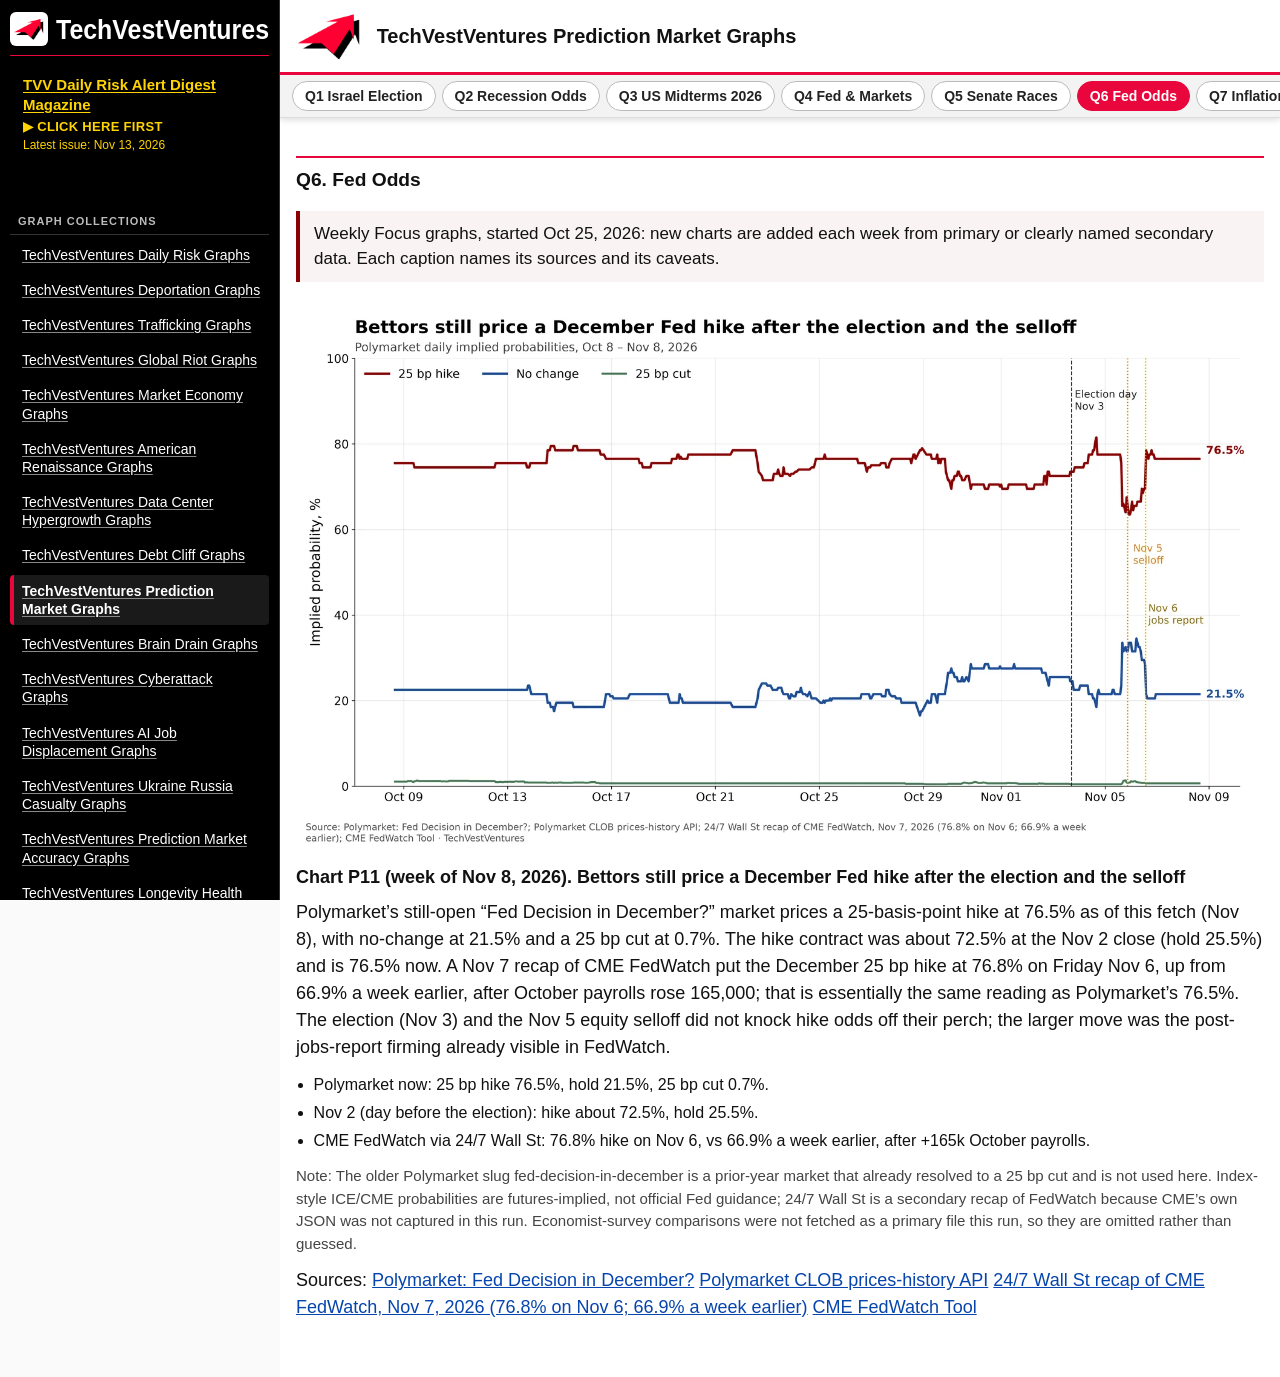
<file: issues/Q6.html>
<!doctype html><html lang="en"><head><meta charset="utf-8"><meta name="viewport" content="width=device-width,initial-scale=1"><title>TechVestVentures Prediction Market Graphs — Q6</title><link rel="icon" href="../assets/favicon.svg" type="image/svg+xml"><link rel="icon" href="../assets/favicon-32.png" sizes="32x32" type="image/png"><link rel="apple-touch-icon" href="../assets/apple-touch-icon.png"><link rel="stylesheet" href="../assets/style.css"><script>if(!/[?&]raw/.test(location.search))location.replace("../index.html#Q6")</script></head><body><main id="issue"><h2 class="desk">Q6. Fed Odds</h2><div class="wk">Weekly Focus graphs, started Oct 25, 2026: new charts are added each week from primary or clearly named secondary data. Each caption names its sources and its caveats.</div><figure class="g w"><img src="img/W2026-11-08-P11.webp" alt="Bettors still price a December Fed hike after the election and the selloff" loading="lazy"><figcaption><span class="t">Chart P11 (week of Nov 8, 2026). Bettors still price a December Fed hike after the election and the selloff</span><p>Polymarket’s still-open “Fed Decision in December?” market prices a 25-basis-point hike at 76.5% as of this fetch (Nov 8), with no-change at 21.5% and a 25 bp cut at 0.7%. The hike contract was about 72.5% at the Nov 2 close (hold 25.5%) and is 76.5% now. A Nov 7 recap of CME FedWatch put the December 25 bp hike at 76.8% on Friday Nov 6, up from 66.9% a week earlier, after October payrolls rose 165,000; that is essentially the same reading as Polymarket’s 76.5%. The election (Nov 3) and the Nov 5 equity selloff did not knock hike odds off their perch; the larger move was the post-jobs-report firming already visible in FedWatch.</p><ul><li>Polymarket now: 25 bp hike 76.5%, hold 21.5%, 25 bp cut 0.7%.</li><li>Nov 2 (day before the election): hike about 72.5%, hold 25.5%.</li><li>CME FedWatch via 24/7 Wall St: 76.8% hike on Nov 6, vs 66.9% a week earlier, after +165k October payrolls.</li></ul><p class="nt">Note: The older Polymarket slug fed-decision-in-december is a prior-year market that already resolved to a 25 bp cut and is not used here. Index-style ICE/CME probabilities are futures-implied, not official Fed guidance; 24/7 Wall St is a secondary recap of FedWatch because CME’s own JSON was not captured in this run. Economist-survey comparisons were not fetched as a primary file this run, so they are omitted rather than guessed.</p><p>Sources: <a href="https://polymarket.com/event/fed-decision-in-december-20260729232808632">Polymarket: Fed Decision in December?</a> <a href="https://docs.polymarket.com/developers/CLOB/timeseries">Polymarket CLOB prices-history API</a> <a href="https://247wallst.com/investing/2026/11/07/odds-of-a-december-rate-hike-jump-to-77-after-a-blowout-jobs-report/">24/7 Wall St recap of CME FedWatch, Nov 7, 2026 (76.8% on Nov 6; 66.9% a week earlier)</a> <a href="https://www.cmegroup.com/markets/interest-rates/cme-fedwatch-tool.html">CME FedWatch Tool</a></p></figcaption></figure></main></body></html>
</file>
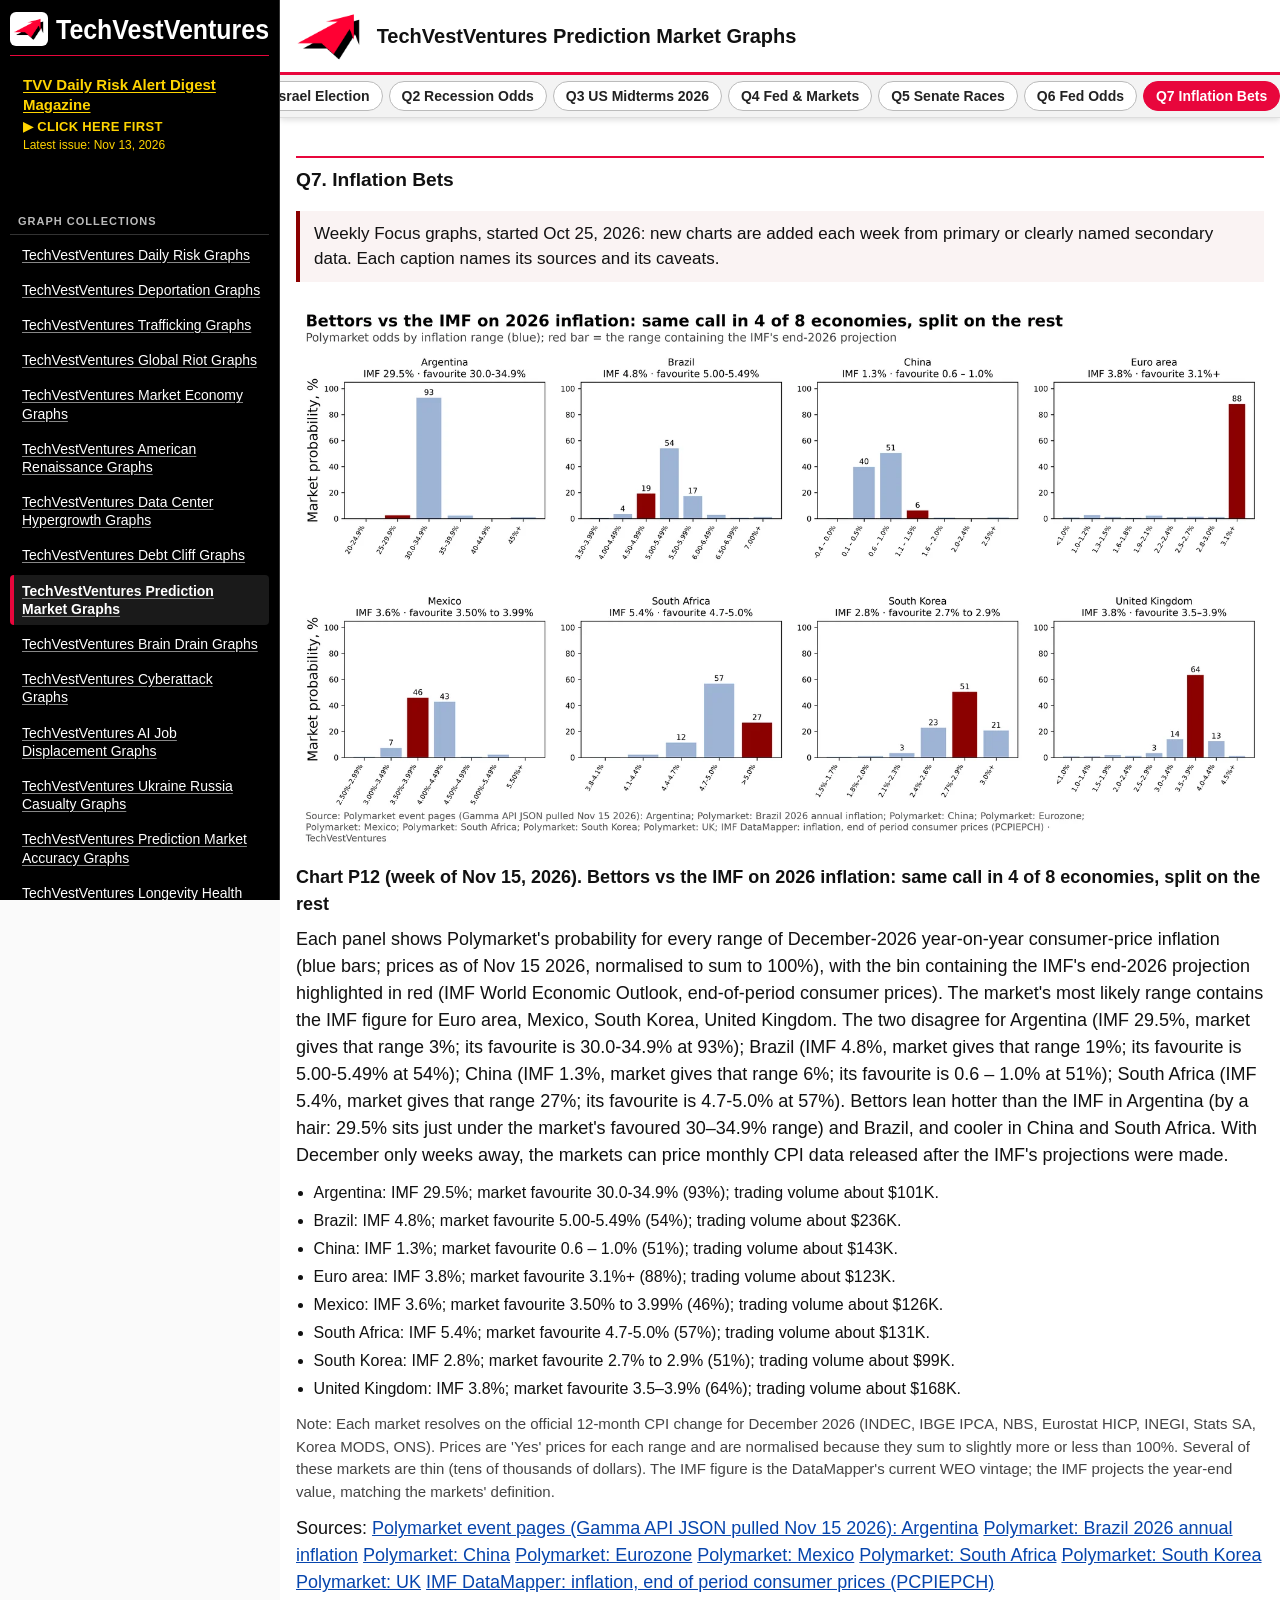
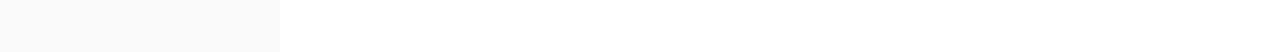
<file: issues/Q7.html>
<!doctype html><html lang="en"><head><meta charset="utf-8"><meta name="viewport" content="width=device-width,initial-scale=1"><title>TechVestVentures Prediction Market Graphs — Q7</title><link rel="icon" href="../assets/favicon.svg" type="image/svg+xml"><link rel="icon" href="../assets/favicon-32.png" sizes="32x32" type="image/png"><link rel="apple-touch-icon" href="../assets/apple-touch-icon.png"><link rel="stylesheet" href="../assets/style.css"><script>if(!/[?&]raw/.test(location.search))location.replace("../index.html#Q7")</script></head><body><main id="issue"><h2 class="desk">Q7. Inflation Bets</h2><div class="wk">Weekly Focus graphs, started Oct 25, 2026: new charts are added each week from primary or clearly named secondary data. Each caption names its sources and its caveats.</div><figure class="g w"><img src="img/W2026-11-15-P12.webp" alt="Bettors vs the IMF on 2026 inflation: same call in 4 of 8 economies, split on the rest" loading="lazy"><figcaption><span class="t">Chart P12 (week of Nov 15, 2026). Bettors vs the IMF on 2026 inflation: same call in 4 of 8 economies, split on the rest</span><p>Each panel shows Polymarket&#x27;s probability for every range of December-2026 year-on-year consumer-price inflation (blue bars; prices as of Nov 15 2026, normalised to sum to 100%), with the bin containing the IMF&#x27;s end-2026 projection highlighted in red (IMF World Economic Outlook, end-of-period consumer prices). The market&#x27;s most likely range contains the IMF figure for Euro area, Mexico, South Korea, United Kingdom. The two disagree for Argentina (IMF 29.5%, market gives that range 3%; its favourite is 30.0-34.9% at 93%); Brazil (IMF 4.8%, market gives that range 19%; its favourite is 5.00-5.49% at 54%); China (IMF 1.3%, market gives that range 6%; its favourite is 0.6 – 1.0% at 51%); South Africa (IMF 5.4%, market gives that range 27%; its favourite is 4.7-5.0% at 57%). Bettors lean hotter than the IMF in Argentina (by a hair: 29.5% sits just under the market&#x27;s favoured 30–34.9% range) and Brazil, and cooler in China and South Africa. With December only weeks away, the markets can price monthly CPI data released after the IMF&#x27;s projections were made.</p><ul><li>Argentina: IMF 29.5%; market favourite 30.0-34.9% (93%); trading volume about $101K.</li><li>Brazil: IMF 4.8%; market favourite 5.00-5.49% (54%); trading volume about $236K.</li><li>China: IMF 1.3%; market favourite 0.6 – 1.0% (51%); trading volume about $143K.</li><li>Euro area: IMF 3.8%; market favourite 3.1%+ (88%); trading volume about $123K.</li><li>Mexico: IMF 3.6%; market favourite 3.50% to 3.99% (46%); trading volume about $126K.</li><li>South Africa: IMF 5.4%; market favourite 4.7-5.0% (57%); trading volume about $131K.</li><li>South Korea: IMF 2.8%; market favourite 2.7% to 2.9% (51%); trading volume about $99K.</li><li>United Kingdom: IMF 3.8%; market favourite 3.5–3.9% (64%); trading volume about $168K.</li></ul><p class="nt">Note: Each market resolves on the official 12-month CPI change for December 2026 (INDEC, IBGE IPCA, NBS, Eurostat HICP, INEGI, Stats SA, Korea MODS, ONS). Prices are &#x27;Yes&#x27; prices for each range and are normalised because they sum to slightly more or less than 100%. Several of these markets are thin (tens of thousands of dollars). The IMF figure is the DataMapper&#x27;s current WEO vintage; the IMF projects the year-end value, matching the markets&#x27; definition.</p><p>Sources: <a href="https://polymarket.com/event/argentina-annual-inflation-2026">Polymarket event pages (Gamma API JSON pulled Nov 15 2026): Argentina</a> <a href="https://polymarket.com/event/brazil-annual-inflation-2026">Polymarket: Brazil 2026 annual inflation</a> <a href="https://polymarket.com/event/china-annual-inflation-2026">Polymarket: China</a> <a href="https://polymarket.com/event/eurozone-2026-annual-inflation">Polymarket: Eurozone</a> <a href="https://polymarket.com/event/mexico-annual-inflation-2026">Polymarket: Mexico</a> <a href="https://polymarket.com/event/south-africa-annual-inflation-2026">Polymarket: South Africa</a> <a href="https://polymarket.com/event/south-korea-annual-inflation-2026">Polymarket: South Korea</a> <a href="https://polymarket.com/event/uk-annual-inflation-in-2026">Polymarket: UK</a> <a href="https://www.imf.org/external/datamapper/PCPIEPCH@WEO">IMF DataMapper: inflation, end of period consumer prices (PCPIEPCH)</a></p></figcaption></figure></main></body></html>
</file>
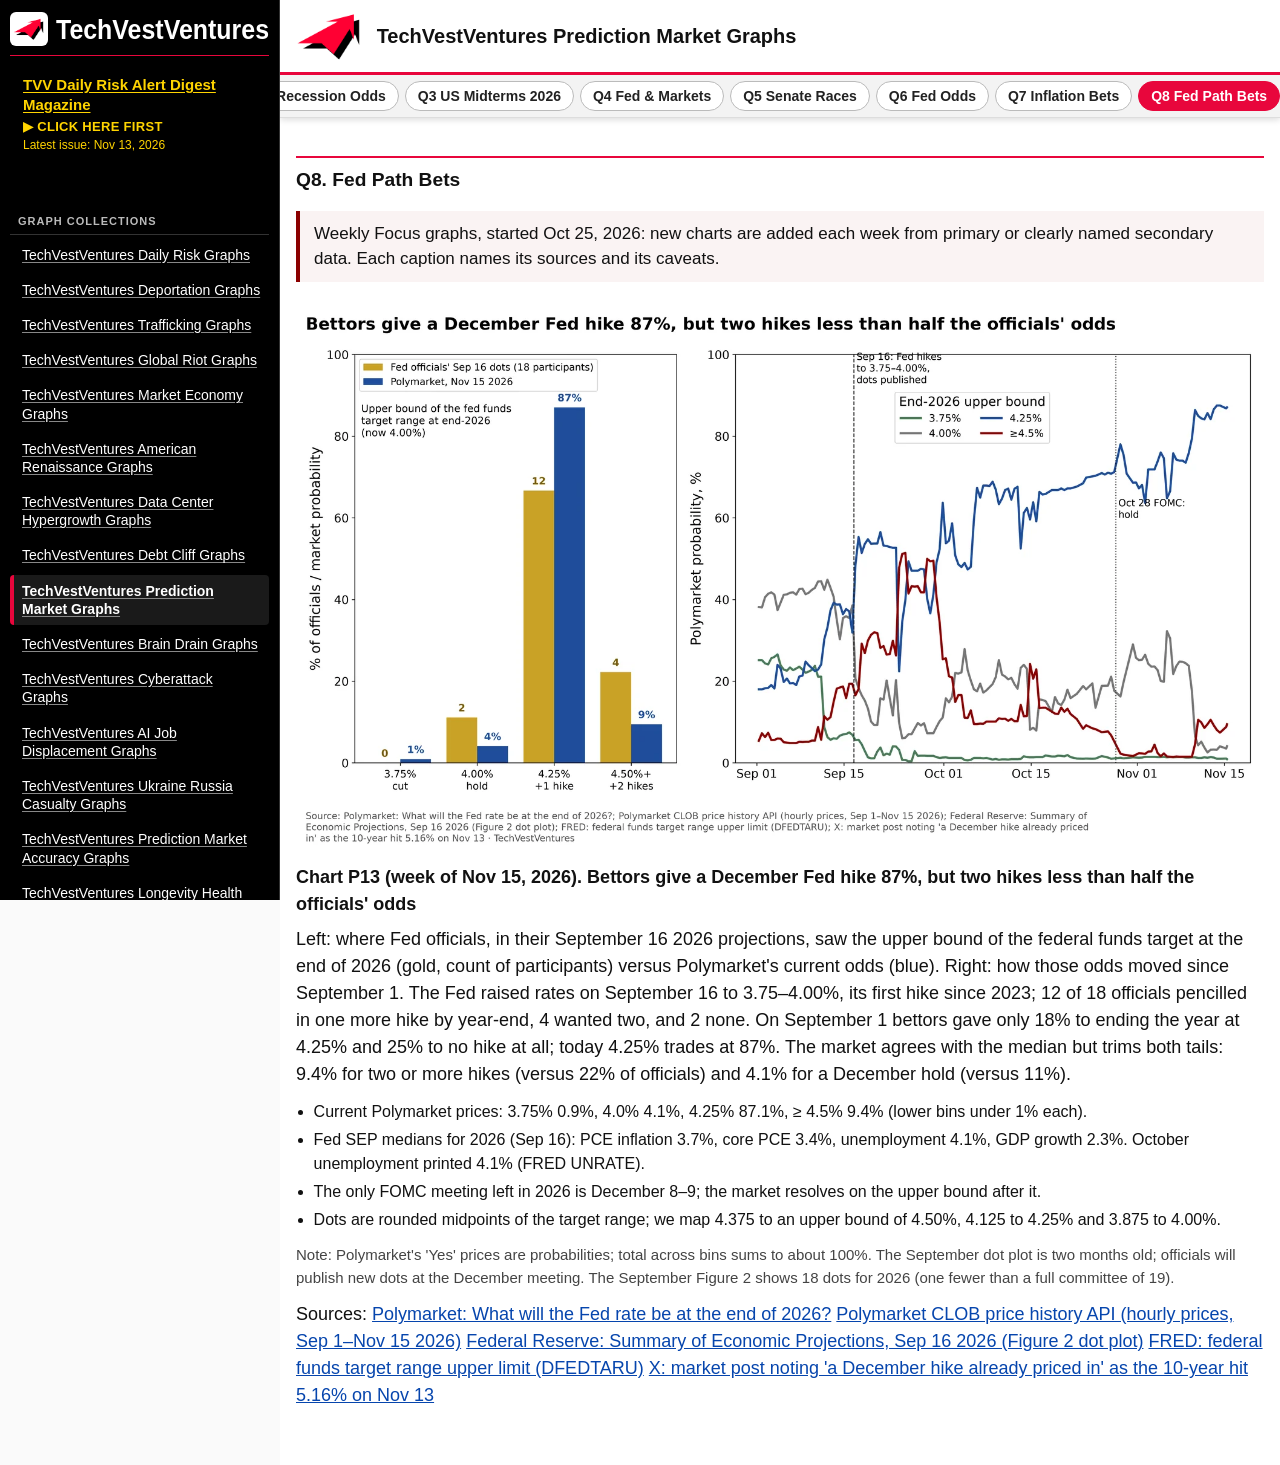
<file: issues/Q8.html>
<!doctype html><html lang="en"><head><meta charset="utf-8"><meta name="viewport" content="width=device-width,initial-scale=1"><title>TechVestVentures Prediction Market Graphs — Q8</title><link rel="icon" href="../assets/favicon.svg" type="image/svg+xml"><link rel="icon" href="../assets/favicon-32.png" sizes="32x32" type="image/png"><link rel="apple-touch-icon" href="../assets/apple-touch-icon.png"><link rel="stylesheet" href="../assets/style.css"><script>if(!/[?&]raw/.test(location.search))location.replace("../index.html#Q8")</script></head><body><main id="issue"><h2 class="desk">Q8. Fed Path Bets</h2><div class="wk">Weekly Focus graphs, started Oct 25, 2026: new charts are added each week from primary or clearly named secondary data. Each caption names its sources and its caveats.</div><figure class="g w"><img src="img/W2026-11-15-P13.webp" alt="Bettors give a December Fed hike 87%, but two hikes less than half the officials&#x27; odds" loading="lazy"><figcaption><span class="t">Chart P13 (week of Nov 15, 2026). Bettors give a December Fed hike 87%, but two hikes less than half the officials&#x27; odds</span><p>Left: where Fed officials, in their September 16 2026 projections, saw the upper bound of the federal funds target at the end of 2026 (gold, count of participants) versus Polymarket&#x27;s current odds (blue). Right: how those odds moved since September 1. The Fed raised rates on September 16 to 3.75–4.00%, its first hike since 2023; 12 of 18 officials pencilled in one more hike by year-end, 4 wanted two, and 2 none. On September 1 bettors gave only 18% to ending the year at 4.25% and 25% to no hike at all; today 4.25% trades at 87%. The market agrees with the median but trims both tails: 9.4% for two or more hikes (versus 22% of officials) and 4.1% for a December hold (versus 11%).</p><ul><li>Current Polymarket prices: 3.75% 0.9%, 4.0% 4.1%, 4.25% 87.1%, ≥ 4.5% 9.4% (lower bins under 1% each).</li><li>Fed SEP medians for 2026 (Sep 16): PCE inflation 3.7%, core PCE 3.4%, unemployment 4.1%, GDP growth 2.3%. October unemployment printed 4.1% (FRED UNRATE).</li><li>The only FOMC meeting left in 2026 is December 8–9; the market resolves on the upper bound after it.</li><li>Dots are rounded midpoints of the target range; we map 4.375 to an upper bound of 4.50%, 4.125 to 4.25% and 3.875 to 4.00%.</li></ul><p class="nt">Note: Polymarket&#x27;s &#x27;Yes&#x27; prices are probabilities; total across bins sums to about 100%. The September dot plot is two months old; officials will publish new dots at the December meeting. The September Figure 2 shows 18 dots for 2026 (one fewer than a full committee of 19).</p><p>Sources: <a href="https://polymarket.com/event/what-will-the-fed-rate-be-at-the-end-of-2026">Polymarket: What will the Fed rate be at the end of 2026?</a> <a href="https://docs.polymarket.com/developers/CLOB/timeseries">Polymarket CLOB price history API (hourly prices, Sep 1–Nov 15 2026)</a> <a href="https://www.federalreserve.gov/monetarypolicy/fomcprojtabl20260916.htm">Federal Reserve: Summary of Economic Projections, Sep 16 2026 (Figure 2 dot plot)</a> <a href="https://fred.stlouisfed.org/series/DFEDTARU">FRED: federal funds target range upper limit (DFEDTARU)</a> <a href="https://x.com/clearmarkdaily/status/2121274450389897416">X: market post noting &#x27;a December hike already priced in&#x27; as the 10-year hit 5.16% on Nov 13</a></p></figcaption></figure></main></body></html>
</file>
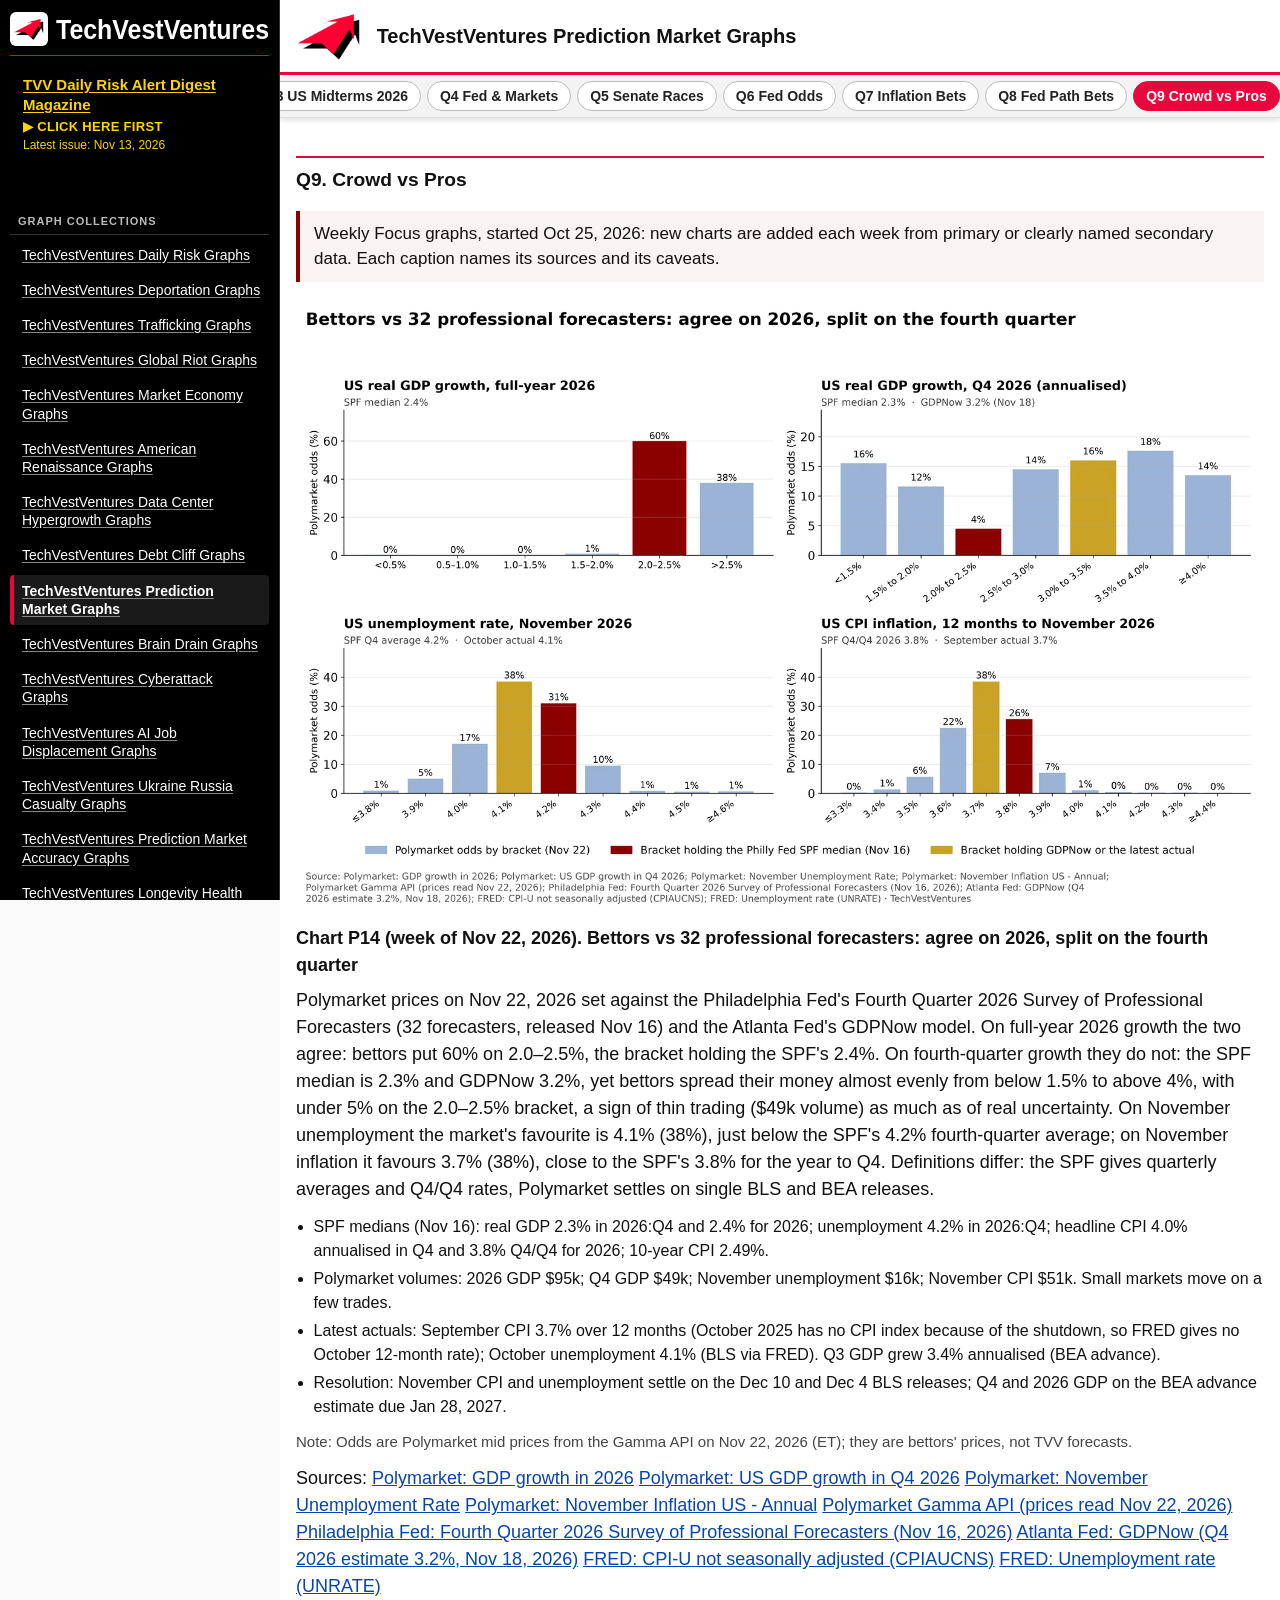
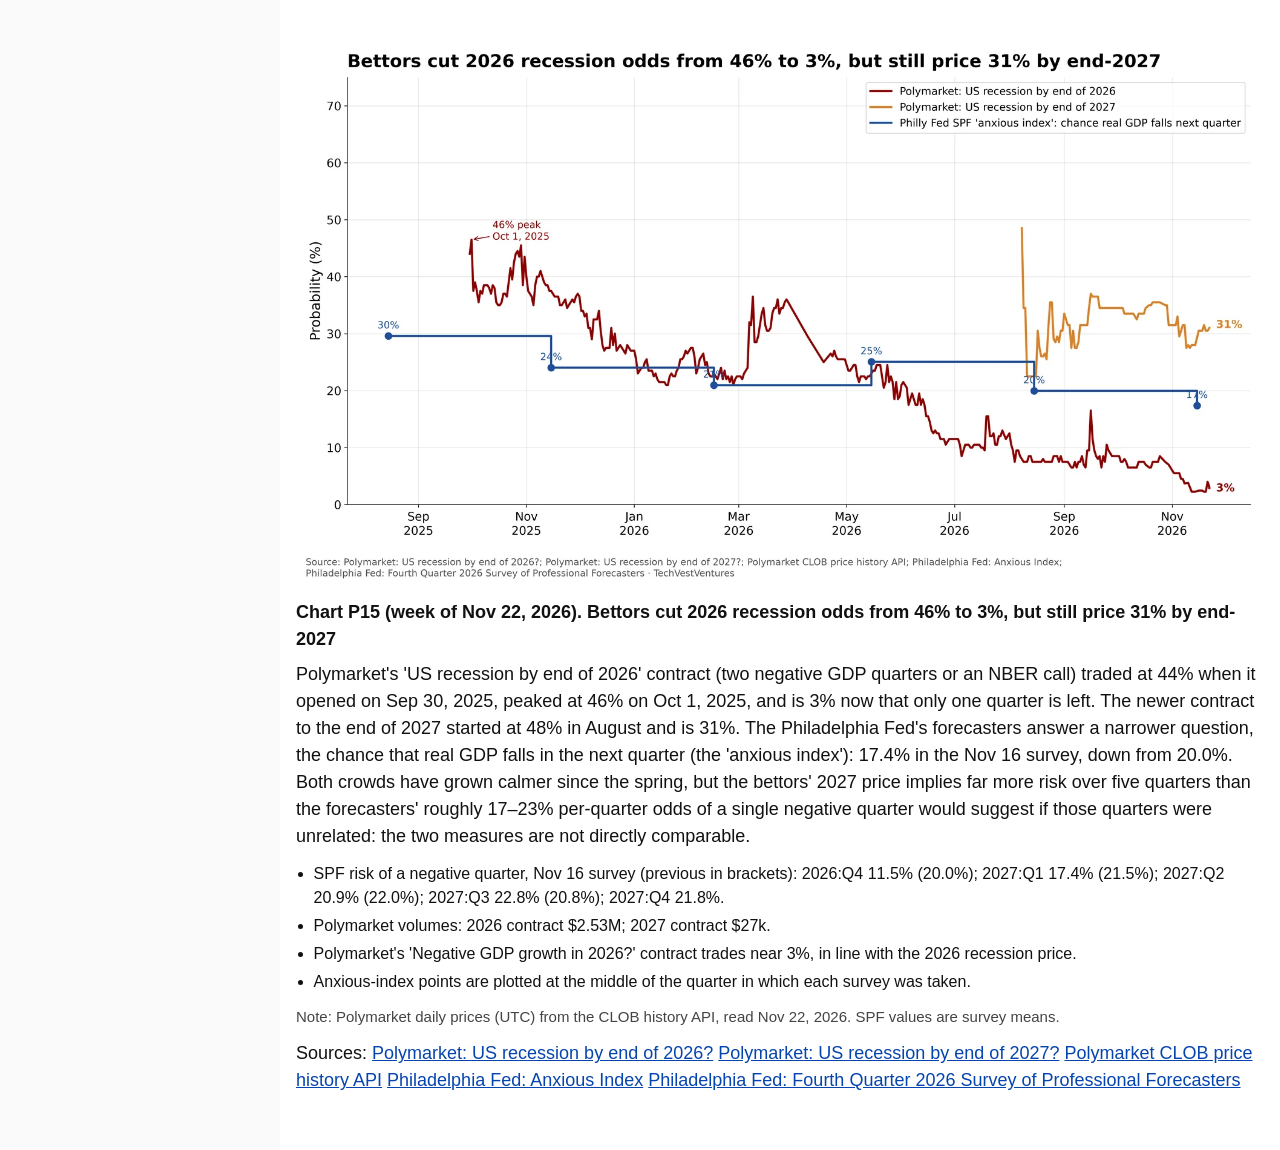
<file: issues/Q9.html>
<!doctype html><html lang="en"><head><meta charset="utf-8"><meta name="viewport" content="width=device-width,initial-scale=1"><title>TechVestVentures Prediction Market Graphs — Q9</title><link rel="icon" href="../assets/favicon.svg" type="image/svg+xml"><link rel="icon" href="../assets/favicon-32.png" sizes="32x32" type="image/png"><link rel="apple-touch-icon" href="../assets/apple-touch-icon.png"><link rel="stylesheet" href="../assets/style.css"><script>if(!/[?&]raw/.test(location.search))location.replace("../index.html#Q9")</script></head><body><main id="issue"><h2 class="desk">Q9. Crowd vs Pros</h2><div class="wk">Weekly Focus graphs, started Oct 25, 2026: new charts are added each week from primary or clearly named secondary data. Each caption names its sources and its caveats.</div><figure class="g w"><img src="img/W2026-11-22-P14.webp" alt="Bettors vs 32 professional forecasters: agree on 2026, split on the fourth quarter" loading="lazy"><figcaption><span class="t">Chart P14 (week of Nov 22, 2026). Bettors vs 32 professional forecasters: agree on 2026, split on the fourth quarter</span><p>Polymarket prices on Nov 22, 2026 set against the Philadelphia Fed&#x27;s Fourth Quarter 2026 Survey of Professional Forecasters (32 forecasters, released Nov 16) and the Atlanta Fed&#x27;s GDPNow model. On full-year 2026 growth the two agree: bettors put 60% on 2.0–2.5%, the bracket holding the SPF&#x27;s 2.4%. On fourth-quarter growth they do not: the SPF median is 2.3% and GDPNow 3.2%, yet bettors spread their money almost evenly from below 1.5% to above 4%, with under 5% on the 2.0–2.5% bracket, a sign of thin trading ($49k volume) as much as of real uncertainty. On November unemployment the market&#x27;s favourite is 4.1% (38%), just below the SPF&#x27;s 4.2% fourth-quarter average; on November inflation it favours 3.7% (38%), close to the SPF&#x27;s 3.8% for the year to Q4. Definitions differ: the SPF gives quarterly averages and Q4/Q4 rates, Polymarket settles on single BLS and BEA releases.</p><ul><li>SPF medians (Nov 16): real GDP 2.3% in 2026:Q4 and 2.4% for 2026; unemployment 4.2% in 2026:Q4; headline CPI 4.0% annualised in Q4 and 3.8% Q4/Q4 for 2026; 10-year CPI 2.49%.</li><li>Polymarket volumes: 2026 GDP $95k; Q4 GDP $49k; November unemployment $16k; November CPI $51k. Small markets move on a few trades.</li><li>Latest actuals: September CPI 3.7% over 12 months (October 2025 has no CPI index because of the shutdown, so FRED gives no October 12-month rate); October unemployment 4.1% (BLS via FRED). Q3 GDP grew 3.4% annualised (BEA advance).</li><li>Resolution: November CPI and unemployment settle on the Dec 10 and Dec 4 BLS releases; Q4 and 2026 GDP on the BEA advance estimate due Jan 28, 2027.</li></ul><p class="nt">Note: Odds are Polymarket mid prices from the Gamma API on Nov 22, 2026 (ET); they are bettors&#x27; prices, not TVV forecasts.</p><p>Sources: <a href="https://polymarket.com/event/gdp-growth-in-2026">Polymarket: GDP growth in 2026</a> <a href="https://polymarket.com/event/us-gdp-growth-in-q4-2026">Polymarket: US GDP growth in Q4 2026</a> <a href="https://polymarket.com/event/november-unemployment-rate-2026">Polymarket: November Unemployment Rate</a> <a href="https://polymarket.com/event/november-inflation-us-annual">Polymarket: November Inflation US - Annual</a> <a href="https://gamma-api.polymarket.com/events?slug=us-gdp-growth-in-q4-2026">Polymarket Gamma API (prices read Nov 22, 2026)</a> <a href="https://www.philadelphiafed.org/surveys-and-data/real-time-data-research/spf-q4-2026">Philadelphia Fed: Fourth Quarter 2026 Survey of Professional Forecasters (Nov 16, 2026)</a> <a href="https://www.atlantafed.org/cqer/research/gdpnow">Atlanta Fed: GDPNow (Q4 2026 estimate 3.2%, Nov 18, 2026)</a> <a href="https://fred.stlouisfed.org/series/CPIAUCNS">FRED: CPI-U not seasonally adjusted (CPIAUCNS)</a> <a href="https://fred.stlouisfed.org/series/UNRATE">FRED: Unemployment rate (UNRATE)</a></p></figcaption></figure>
<figure class="g w"><img src="img/W2026-11-22-P15.webp" alt="Bettors cut 2026 recession odds from 46% to 3%, but still price 31% by end-2027" loading="lazy"><figcaption><span class="t">Chart P15 (week of Nov 22, 2026). Bettors cut 2026 recession odds from 46% to 3%, but still price 31% by end-2027</span><p>Polymarket&#x27;s &#x27;US recession by end of 2026&#x27; contract (two negative GDP quarters or an NBER call) traded at 44% when it opened on Sep 30, 2025, peaked at 46% on Oct 1, 2025, and is 3% now that only one quarter is left. The newer contract to the end of 2027 started at 48% in August and is 31%. The Philadelphia Fed&#x27;s forecasters answer a narrower question, the chance that real GDP falls in the next quarter (the &#x27;anxious index&#x27;): 17.4% in the Nov 16 survey, down from 20.0%. Both crowds have grown calmer since the spring, but the bettors&#x27; 2027 price implies far more risk over five quarters than the forecasters&#x27; roughly 17–23% per-quarter odds of a single negative quarter would suggest if those quarters were unrelated: the two measures are not directly comparable.</p><ul><li>SPF risk of a negative quarter, Nov 16 survey (previous in brackets): 2026:Q4 11.5% (20.0%); 2027:Q1 17.4% (21.5%); 2027:Q2 20.9% (22.0%); 2027:Q3 22.8% (20.8%); 2027:Q4 21.8%.</li><li>Polymarket volumes: 2026 contract $2.53M; 2027 contract $27k.</li><li>Polymarket&#x27;s &#x27;Negative GDP growth in 2026?&#x27; contract trades near 3%, in line with the 2026 recession price.</li><li>Anxious-index points are plotted at the middle of the quarter in which each survey was taken.</li></ul><p class="nt">Note: Polymarket daily prices (UTC) from the CLOB history API, read Nov 22, 2026. SPF values are survey means.</p><p>Sources: <a href="https://polymarket.com/event/us-recession-by-end-of-2026">Polymarket: US recession by end of 2026?</a> <a href="https://polymarket.com/event/us-recession-by-end-of-2027-20260807185409760">Polymarket: US recession by end of 2027?</a> <a href="https://clob.polymarket.com/prices-history">Polymarket CLOB price history API</a> <a href="https://www.philadelphiafed.org/surveys-and-data/real-time-data-research/anxious-index">Philadelphia Fed: Anxious Index</a> <a href="https://www.philadelphiafed.org/surveys-and-data/real-time-data-research/spf-q4-2026">Philadelphia Fed: Fourth Quarter 2026 Survey of Professional Forecasters</a></p></figcaption></figure></main></body></html>
</file>
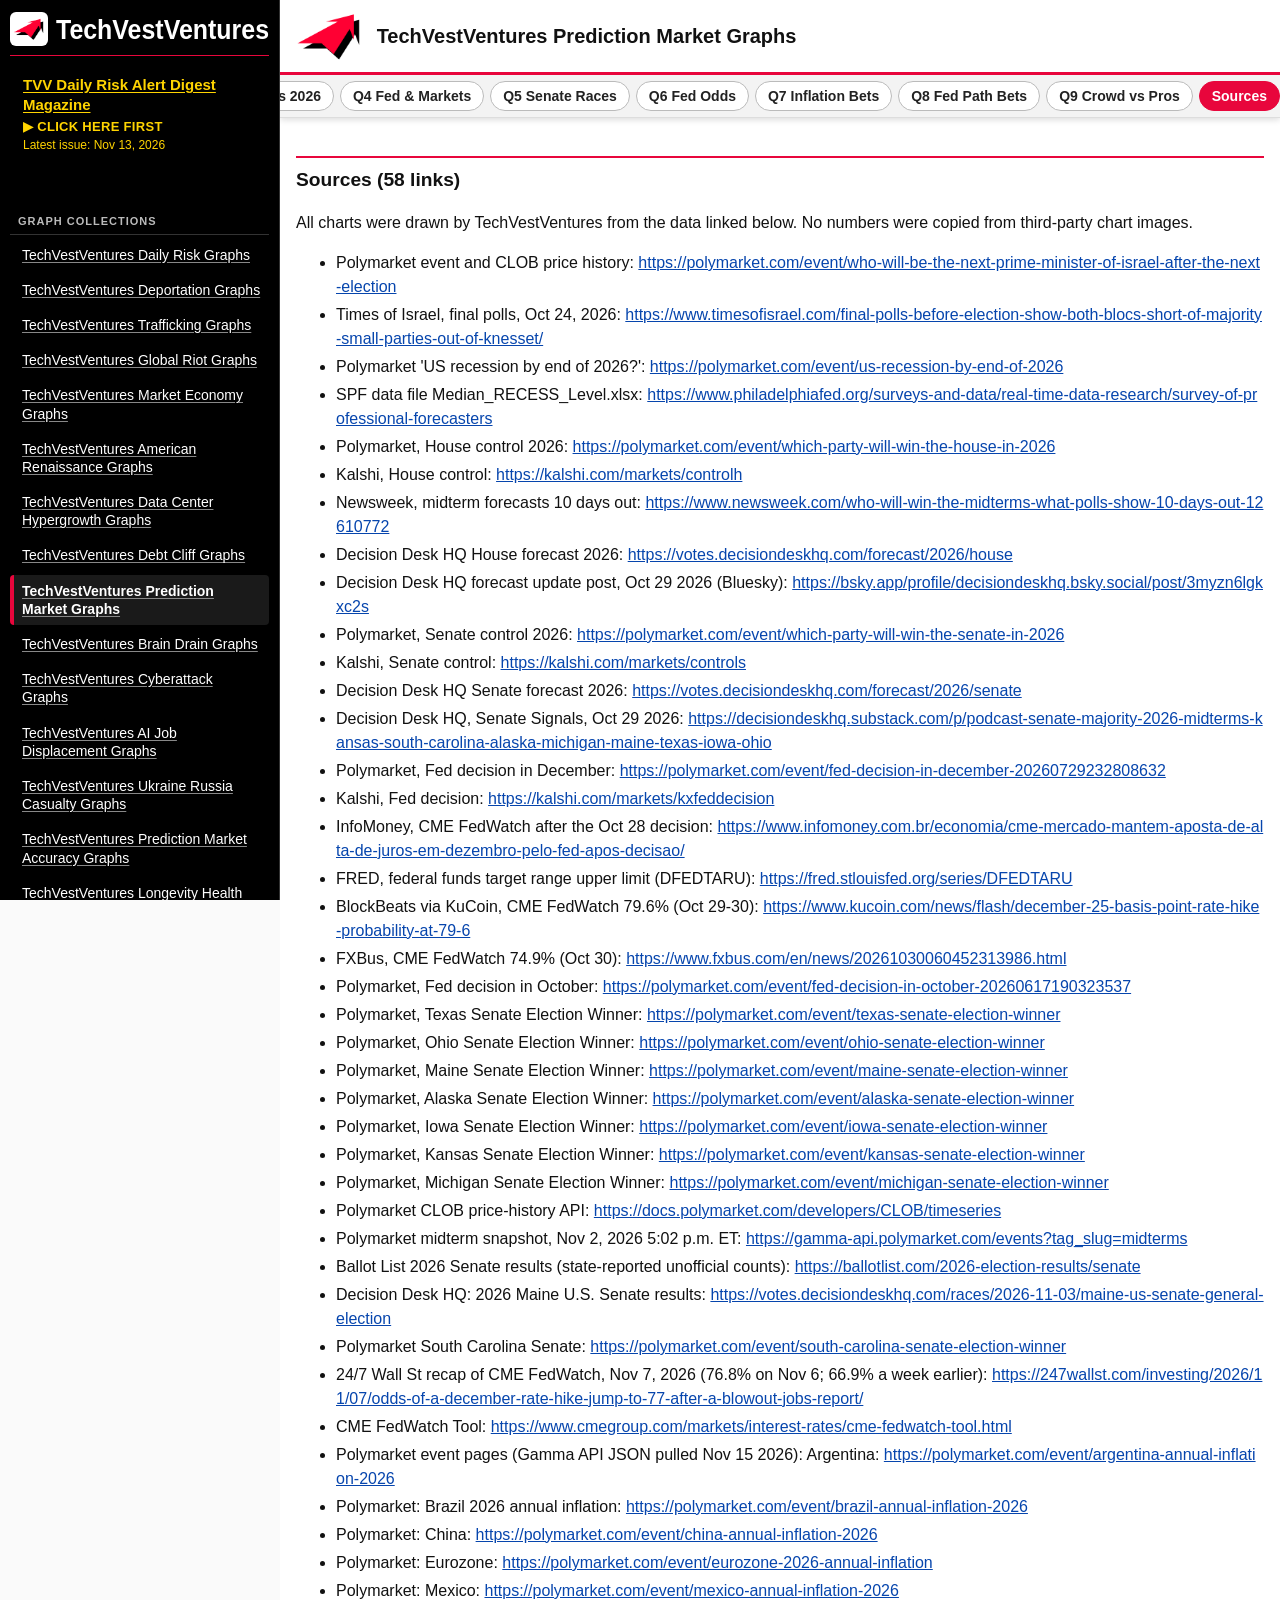
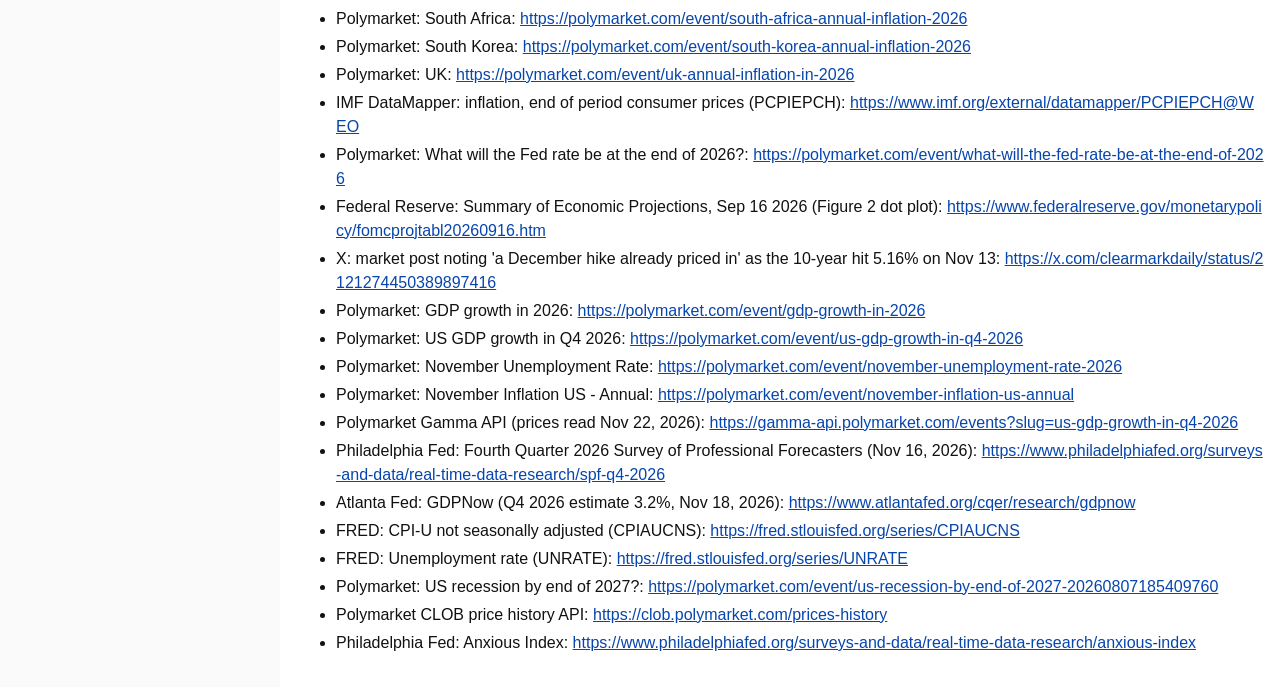
<file: issues/sources.html>
<!doctype html><html lang="en"><head><meta charset="utf-8"><meta name="viewport" content="width=device-width,initial-scale=1"><title>TechVestVentures Prediction Market Graphs — sources</title><link rel="icon" href="../assets/favicon.svg" type="image/svg+xml"><link rel="icon" href="../assets/favicon-32.png" sizes="32x32" type="image/png"><link rel="apple-touch-icon" href="../assets/apple-touch-icon.png"><link rel="stylesheet" href="../assets/style.css"><script>if(!/[?&]raw/.test(location.search))location.replace("../index.html#sources")</script></head><body><main id="issue"><h2 class="desk">Sources (58 links)</h2><p>All charts were drawn by TechVestVentures from the data linked below. No numbers were copied from third-party chart images.</p><ul class="src"><li>Polymarket event and CLOB price history: <a href="https://polymarket.com/event/who-will-be-the-next-prime-minister-of-israel-after-the-next-election">https://polymarket.com/event/who-will-be-the-next-prime-minister-of-israel-after-the-next-election</a></li><li>Times of Israel, final polls, Oct 24, 2026: <a href="https://www.timesofisrael.com/final-polls-before-election-show-both-blocs-short-of-majority-small-parties-out-of-knesset/">https://www.timesofisrael.com/final-polls-before-election-show-both-blocs-short-of-majority-small-parties-out-of-knesset/</a></li><li>Polymarket &#x27;US recession by end of 2026?&#x27;: <a href="https://polymarket.com/event/us-recession-by-end-of-2026">https://polymarket.com/event/us-recession-by-end-of-2026</a></li><li>SPF data file Median_RECESS_Level.xlsx: <a href="https://www.philadelphiafed.org/surveys-and-data/real-time-data-research/survey-of-professional-forecasters">https://www.philadelphiafed.org/surveys-and-data/real-time-data-research/survey-of-professional-forecasters</a></li><li>Polymarket, House control 2026: <a href="https://polymarket.com/event/which-party-will-win-the-house-in-2026">https://polymarket.com/event/which-party-will-win-the-house-in-2026</a></li><li>Kalshi, House control: <a href="https://kalshi.com/markets/controlh">https://kalshi.com/markets/controlh</a></li><li>Newsweek, midterm forecasts 10 days out: <a href="https://www.newsweek.com/who-will-win-the-midterms-what-polls-show-10-days-out-12610772">https://www.newsweek.com/who-will-win-the-midterms-what-polls-show-10-days-out-12610772</a></li><li>Decision Desk HQ House forecast 2026: <a href="https://votes.decisiondeskhq.com/forecast/2026/house">https://votes.decisiondeskhq.com/forecast/2026/house</a></li><li>Decision Desk HQ forecast update post, Oct 29 2026 (Bluesky): <a href="https://bsky.app/profile/decisiondeskhq.bsky.social/post/3myzn6lgkxc2s">https://bsky.app/profile/decisiondeskhq.bsky.social/post/3myzn6lgkxc2s</a></li><li>Polymarket, Senate control 2026: <a href="https://polymarket.com/event/which-party-will-win-the-senate-in-2026">https://polymarket.com/event/which-party-will-win-the-senate-in-2026</a></li><li>Kalshi, Senate control: <a href="https://kalshi.com/markets/controls">https://kalshi.com/markets/controls</a></li><li>Decision Desk HQ Senate forecast 2026: <a href="https://votes.decisiondeskhq.com/forecast/2026/senate">https://votes.decisiondeskhq.com/forecast/2026/senate</a></li><li>Decision Desk HQ, Senate Signals, Oct 29 2026: <a href="https://decisiondeskhq.substack.com/p/podcast-senate-majority-2026-midterms-kansas-south-carolina-alaska-michigan-maine-texas-iowa-ohio">https://decisiondeskhq.substack.com/p/podcast-senate-majority-2026-midterms-kansas-south-carolina-alaska-michigan-maine-texas-iowa-ohio</a></li><li>Polymarket, Fed decision in December: <a href="https://polymarket.com/event/fed-decision-in-december-20260729232808632">https://polymarket.com/event/fed-decision-in-december-20260729232808632</a></li><li>Kalshi, Fed decision: <a href="https://kalshi.com/markets/kxfeddecision">https://kalshi.com/markets/kxfeddecision</a></li><li>InfoMoney, CME FedWatch after the Oct 28 decision: <a href="https://www.infomoney.com.br/economia/cme-mercado-mantem-aposta-de-alta-de-juros-em-dezembro-pelo-fed-apos-decisao/">https://www.infomoney.com.br/economia/cme-mercado-mantem-aposta-de-alta-de-juros-em-dezembro-pelo-fed-apos-decisao/</a></li><li>FRED, federal funds target range upper limit (DFEDTARU): <a href="https://fred.stlouisfed.org/series/DFEDTARU">https://fred.stlouisfed.org/series/DFEDTARU</a></li><li>BlockBeats via KuCoin, CME FedWatch 79.6% (Oct 29-30): <a href="https://www.kucoin.com/news/flash/december-25-basis-point-rate-hike-probability-at-79-6">https://www.kucoin.com/news/flash/december-25-basis-point-rate-hike-probability-at-79-6</a></li><li>FXBus, CME FedWatch 74.9% (Oct 30): <a href="https://www.fxbus.com/en/news/20261030060452313986.html">https://www.fxbus.com/en/news/20261030060452313986.html</a></li><li>Polymarket, Fed decision in October: <a href="https://polymarket.com/event/fed-decision-in-october-20260617190323537">https://polymarket.com/event/fed-decision-in-october-20260617190323537</a></li><li>Polymarket, Texas Senate Election Winner: <a href="https://polymarket.com/event/texas-senate-election-winner">https://polymarket.com/event/texas-senate-election-winner</a></li><li>Polymarket, Ohio Senate Election Winner: <a href="https://polymarket.com/event/ohio-senate-election-winner">https://polymarket.com/event/ohio-senate-election-winner</a></li><li>Polymarket, Maine Senate Election Winner: <a href="https://polymarket.com/event/maine-senate-election-winner">https://polymarket.com/event/maine-senate-election-winner</a></li><li>Polymarket, Alaska Senate Election Winner: <a href="https://polymarket.com/event/alaska-senate-election-winner">https://polymarket.com/event/alaska-senate-election-winner</a></li><li>Polymarket, Iowa Senate Election Winner: <a href="https://polymarket.com/event/iowa-senate-election-winner">https://polymarket.com/event/iowa-senate-election-winner</a></li><li>Polymarket, Kansas Senate Election Winner: <a href="https://polymarket.com/event/kansas-senate-election-winner">https://polymarket.com/event/kansas-senate-election-winner</a></li><li>Polymarket, Michigan Senate Election Winner: <a href="https://polymarket.com/event/michigan-senate-election-winner">https://polymarket.com/event/michigan-senate-election-winner</a></li><li>Polymarket CLOB price-history API: <a href="https://docs.polymarket.com/developers/CLOB/timeseries">https://docs.polymarket.com/developers/CLOB/timeseries</a></li><li>Polymarket midterm snapshot, Nov 2, 2026 5:02 p.m. ET: <a href="https://gamma-api.polymarket.com/events?tag_slug=midterms">https://gamma-api.polymarket.com/events?tag_slug=midterms</a></li><li>Ballot List 2026 Senate results (state-reported unofficial counts): <a href="https://ballotlist.com/2026-election-results/senate">https://ballotlist.com/2026-election-results/senate</a></li><li>Decision Desk HQ: 2026 Maine U.S. Senate results: <a href="https://votes.decisiondeskhq.com/races/2026-11-03/maine-us-senate-general-election">https://votes.decisiondeskhq.com/races/2026-11-03/maine-us-senate-general-election</a></li><li>Polymarket South Carolina Senate: <a href="https://polymarket.com/event/south-carolina-senate-election-winner">https://polymarket.com/event/south-carolina-senate-election-winner</a></li><li>24/7 Wall St recap of CME FedWatch, Nov 7, 2026 (76.8% on Nov 6; 66.9% a week earlier): <a href="https://247wallst.com/investing/2026/11/07/odds-of-a-december-rate-hike-jump-to-77-after-a-blowout-jobs-report/">https://247wallst.com/investing/2026/11/07/odds-of-a-december-rate-hike-jump-to-77-after-a-blowout-jobs-report/</a></li><li>CME FedWatch Tool: <a href="https://www.cmegroup.com/markets/interest-rates/cme-fedwatch-tool.html">https://www.cmegroup.com/markets/interest-rates/cme-fedwatch-tool.html</a></li><li>Polymarket event pages (Gamma API JSON pulled Nov 15 2026): Argentina: <a href="https://polymarket.com/event/argentina-annual-inflation-2026">https://polymarket.com/event/argentina-annual-inflation-2026</a></li><li>Polymarket: Brazil 2026 annual inflation: <a href="https://polymarket.com/event/brazil-annual-inflation-2026">https://polymarket.com/event/brazil-annual-inflation-2026</a></li><li>Polymarket: China: <a href="https://polymarket.com/event/china-annual-inflation-2026">https://polymarket.com/event/china-annual-inflation-2026</a></li><li>Polymarket: Eurozone: <a href="https://polymarket.com/event/eurozone-2026-annual-inflation">https://polymarket.com/event/eurozone-2026-annual-inflation</a></li><li>Polymarket: Mexico: <a href="https://polymarket.com/event/mexico-annual-inflation-2026">https://polymarket.com/event/mexico-annual-inflation-2026</a></li><li>Polymarket: South Africa: <a href="https://polymarket.com/event/south-africa-annual-inflation-2026">https://polymarket.com/event/south-africa-annual-inflation-2026</a></li><li>Polymarket: South Korea: <a href="https://polymarket.com/event/south-korea-annual-inflation-2026">https://polymarket.com/event/south-korea-annual-inflation-2026</a></li><li>Polymarket: UK: <a href="https://polymarket.com/event/uk-annual-inflation-in-2026">https://polymarket.com/event/uk-annual-inflation-in-2026</a></li><li>IMF DataMapper: inflation, end of period consumer prices (PCPIEPCH): <a href="https://www.imf.org/external/datamapper/PCPIEPCH@WEO">https://www.imf.org/external/datamapper/PCPIEPCH@WEO</a></li><li>Polymarket: What will the Fed rate be at the end of 2026?: <a href="https://polymarket.com/event/what-will-the-fed-rate-be-at-the-end-of-2026">https://polymarket.com/event/what-will-the-fed-rate-be-at-the-end-of-2026</a></li><li>Federal Reserve: Summary of Economic Projections, Sep 16 2026 (Figure 2 dot plot): <a href="https://www.federalreserve.gov/monetarypolicy/fomcprojtabl20260916.htm">https://www.federalreserve.gov/monetarypolicy/fomcprojtabl20260916.htm</a></li><li>X: market post noting &#x27;a December hike already priced in&#x27; as the 10-year hit 5.16% on Nov 13: <a href="https://x.com/clearmarkdaily/status/2121274450389897416">https://x.com/clearmarkdaily/status/2121274450389897416</a></li><li>Polymarket: GDP growth in 2026: <a href="https://polymarket.com/event/gdp-growth-in-2026">https://polymarket.com/event/gdp-growth-in-2026</a></li><li>Polymarket: US GDP growth in Q4 2026: <a href="https://polymarket.com/event/us-gdp-growth-in-q4-2026">https://polymarket.com/event/us-gdp-growth-in-q4-2026</a></li><li>Polymarket: November Unemployment Rate: <a href="https://polymarket.com/event/november-unemployment-rate-2026">https://polymarket.com/event/november-unemployment-rate-2026</a></li><li>Polymarket: November Inflation US - Annual: <a href="https://polymarket.com/event/november-inflation-us-annual">https://polymarket.com/event/november-inflation-us-annual</a></li><li>Polymarket Gamma API (prices read Nov 22, 2026): <a href="https://gamma-api.polymarket.com/events?slug=us-gdp-growth-in-q4-2026">https://gamma-api.polymarket.com/events?slug=us-gdp-growth-in-q4-2026</a></li><li>Philadelphia Fed: Fourth Quarter 2026 Survey of Professional Forecasters (Nov 16, 2026): <a href="https://www.philadelphiafed.org/surveys-and-data/real-time-data-research/spf-q4-2026">https://www.philadelphiafed.org/surveys-and-data/real-time-data-research/spf-q4-2026</a></li><li>Atlanta Fed: GDPNow (Q4 2026 estimate 3.2%, Nov 18, 2026): <a href="https://www.atlantafed.org/cqer/research/gdpnow">https://www.atlantafed.org/cqer/research/gdpnow</a></li><li>FRED: CPI-U not seasonally adjusted (CPIAUCNS): <a href="https://fred.stlouisfed.org/series/CPIAUCNS">https://fred.stlouisfed.org/series/CPIAUCNS</a></li><li>FRED: Unemployment rate (UNRATE): <a href="https://fred.stlouisfed.org/series/UNRATE">https://fred.stlouisfed.org/series/UNRATE</a></li><li>Polymarket: US recession by end of 2027?: <a href="https://polymarket.com/event/us-recession-by-end-of-2027-20260807185409760">https://polymarket.com/event/us-recession-by-end-of-2027-20260807185409760</a></li><li>Polymarket CLOB price history API: <a href="https://clob.polymarket.com/prices-history">https://clob.polymarket.com/prices-history</a></li><li>Philadelphia Fed: Anxious Index: <a href="https://www.philadelphiafed.org/surveys-and-data/real-time-data-research/anxious-index">https://www.philadelphiafed.org/surveys-and-data/real-time-data-research/anxious-index</a></li></ul></main></body></html>
</file>
<file: assets/style.css>
body{margin:0;font:16px/1.5 Arial,Helvetica,sans-serif;color:#111;background:#fafafa}
#top{position:sticky;top:0;z-index:9;background:#fff;box-shadow:0 2px 6px #0002}
header{border-bottom:3px solid #e8063c;display:flex;align-items:center;gap:14px;padding:8px 16px}
header img{height:56px}header h1{font-size:1.25rem;margin:0}
#tabs{display:flex;gap:6px;overflow-x:auto;white-space:nowrap;padding:6px 12px;background:#f3f3f3;border-bottom:1px solid #ddd;-webkit-overflow-scrolling:touch}
#tabs button{flex:0 0 auto;font:600 14px Arial,sans-serif;padding:6px 12px;border:1px solid #bbb;border-radius:16px;background:#fff;color:#222;cursor:pointer}
#tabs button[aria-selected=true]{background:#e8063c;border-color:#e8063c;color:#fff}
main{max-width:1040px;margin:0 auto;padding:16px;background:#fff}
main img{width:100%;max-width:1000px;height:auto;display:block;margin:14px auto}
a{color:#0645ad;text-decoration:underline}h2{border-top:2px solid #e8063c;padding-top:8px;margin-top:22px;font-size:1.2rem;font-weight:700;scroll-margin-top:130px}
h2.priority-summary{border-top:2px solid #C9A227;text-align:left;font-size:1.25rem;margin:28px 0 0;color:#EE0000}
table.priority-summary{width:100%;border-collapse:collapse;margin:2px 0 20px;font-size:10.5pt}
table.priority-summary th,table.priority-summary td{vertical-align:top;padding:2px 10px 2px 0;text-align:left;font-weight:400}
table.priority-summary thead th{font-weight:700;color:#111}
table.priority-summary tbody th{font-weight:700;color:#B91C1C;white-space:nowrap;width:1.35in}
main table{width:100%;border-collapse:collapse}main td{display:block;width:100%;padding:0}main td:empty{display:none}
ul.items{margin-left:24px;padding-left:1.1em}
.action-box{border:3px solid #e8063c;padding:10px 14px;margin:20px 0}a.risk-center{font-weight:700;color:#C00000}.rc-header{font-size:.9rem;color:#1a1a1a;border-bottom:2px solid #C9A227;padding-bottom:6px;margin:0 0 12px}ul.items li{margin:6px 0}
@media(max-width:600px){header img{height:40px}header h1{font-size:1rem}}
figure.g{margin:0 0 28px;padding:0}figure.g figcaption{font-size:15px;margin:4px 6px}figure.g .t{font-weight:700}
figure.g .s{font-size:14px;word-break:break-all}ul.src li{margin:4px 0;word-break:break-all}
figure.g.w{display:block;margin:0 0 40px}
figure.g.w img{width:100%;height:auto;max-width:none}
figure.g.w figcaption{font-size:18px;line-height:1.5;margin:10px 0 0}figure.g.w figcaption p{margin:0 0 12px}
figure.g.w figcaption .t{font-weight:700;display:block;margin-bottom:8px}
.wk{border-left:4px solid #8B0000;background:#faf3f3;padding:10px 14px;margin:0 0 24px;font-size:17px;line-height:1.5}
figure.g.w ul{margin:0 0 12px;padding-left:1.1em;font-size:16px}figure.g.w li{margin:4px 0}figure.g.w p.nt{font-size:15px;color:#444}
@media(max-width:1100px){figure.g.w{grid-template-columns:1fr}}
#tvvnav{position:fixed;left:0;top:0;bottom:0;width:280px;box-sizing:border-box;padding:12px 10px;background:#000;color:#fff;border-right:1px solid #333;font-family:Arial,Helvetica,sans-serif;overflow-y:auto;z-index:20}
#tvvnav summary{list-style:none;cursor:default;display:flex;align-items:center;gap:8px;border-bottom:1px solid #e8063c;padding-bottom:9px;margin-bottom:10px}
#tvvnav summary::-webkit-details-marker{display:none}
#tvvnav .mark{flex:0 0 auto;width:38px;height:34px;background:#fff;border-radius:6px;display:flex;align-items:center;justify-content:center}
#tvvnav .mark img{width:32px;height:auto;display:block}
#tvvnav .word{flex:1 1 auto;min-width:0;height:32px;display:block}
#tvvnav a,#tvvnav span.soon{display:block;font-size:14px;padding:7px 8px;margin:3px 0;border-radius:4px;line-height:1.3;border-left:4px solid transparent}
#tvvnav a{color:#fff;text-decoration:underline;text-decoration-color:#888;text-underline-offset:2px}
#tvvnav a:hover,#tvvnav a:focus{background:#222;text-decoration-color:#fff}
#tvvnav a.cur{font-weight:700;border-left-color:#e8063c;background:#1a1a1a}
#tvvnav span.soon{color:#888;font-style:italic}
#tvvnav a.mag{background:#ffd400;color:#000;font-weight:700;font-size:15px;text-decoration:none;border-left:4px solid #ffd400;padding:9px 9px 8px;margin-bottom:10px}
#tvvnav a.mag:hover,#tvvnav a.mag:focus{background:#ffe766}
#tvvnav a.mag.cur{border-left-color:#e8063c}
#tvvnav a.mag .t{text-decoration:underline;text-underline-offset:2px}
#tvvnav a.mag .cta{display:block;margin-top:5px;font-size:13px;font-weight:700;text-transform:uppercase;letter-spacing:.3px}
#tvvnav a.mag .sub{display:block;font-size:12px;font-weight:400;margin-top:2px}
#tvvnav a.mag:not(.cur){background:transparent;color:#ffd400;border-left:4px solid transparent}
#tvvnav a.mag:not(.cur):hover,#tvvnav a.mag:not(.cur):focus{background:#1a1a1a}
#tvvnav .sp2{height:2.6em}#tvvnav .sp5{height:6.5em}
#tvvnav .grp{font-size:11px;font-weight:700;letter-spacing:1px;text-transform:uppercase;color:#bbb;padding:0 8px 4px;margin:0 0 4px;border-bottom:1px solid #333}
#tvvnav .grp.gold{color:#ffd400;border-bottom-color:#5a4b00}
#tvvnav a.ess{color:#ffd400;font-weight:700;text-decoration-color:#8a7300}
#tvvnav a.ess:hover,#tvvnav a.ess:focus{background:#1a1a1a;text-decoration-color:#ffd400}
#tvvnav a.ess.cur{background:#ffd400;color:#000;border-left-color:#e8063c;text-decoration:none}
#tvvnav .grp.teal{color:#2ee6c0;border-bottom-color:#0f5c4d}
#tvvnav a.lwd{display:block;border:1px solid #2ee6c0;border-left:4px solid #2ee6c0;background:#04201a;color:#2ee6c0;font-weight:700;font-size:15px;text-decoration:none;padding:9px 9px 8px;margin:3px 0}
#tvvnav a.lwd:hover,#tvvnav a.lwd:focus{background:#0a3a30}
#tvvnav a.lwd .t{text-decoration:underline;text-underline-offset:2px}
#tvvnav a.lwd .cta{display:block;margin-top:5px;font-size:13px;text-transform:uppercase;letter-spacing:.3px}
#tvvnav a.lwd .sub{display:block;font-size:12px;font-weight:400;margin-top:2px;color:#9ff0de}
#tvvnav a.lwd.cur{background:#2ee6c0;color:#000;border-left-color:#e8063c}
#tvvnav a.lwd.cur .sub{color:#000}
body{padding-left:280px}
@media(max-width:900px){body{padding-left:0}#tvvnav{position:static;width:auto;border-right:0;border-bottom:2px solid #e8063c;padding:8px 12px}
#tvvnav summary{cursor:pointer;margin:0;border:0;padding:2px 0}#tvvnav .word{max-width:250px}
#tvvnav summary::after{content:"\2630";color:#fff;font-size:22px;margin-left:auto;padding-left:8px}}
</file>
